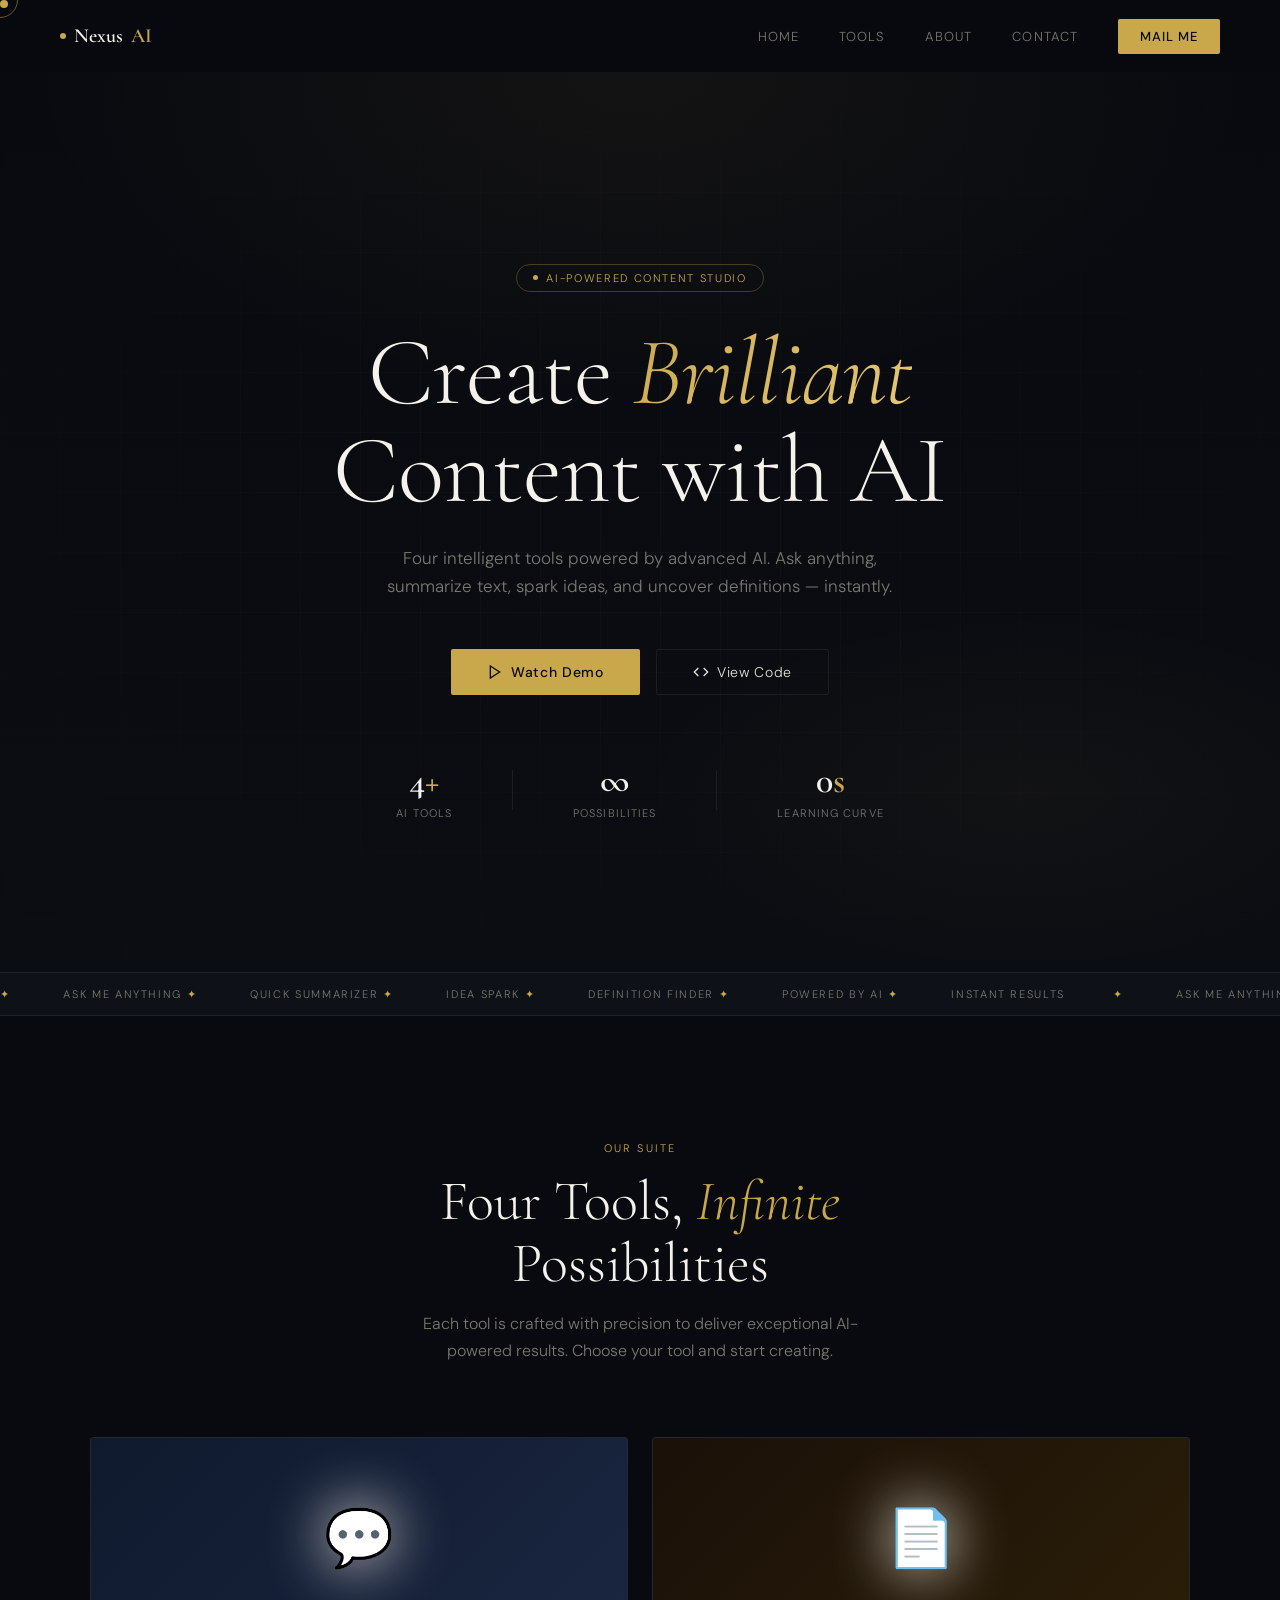
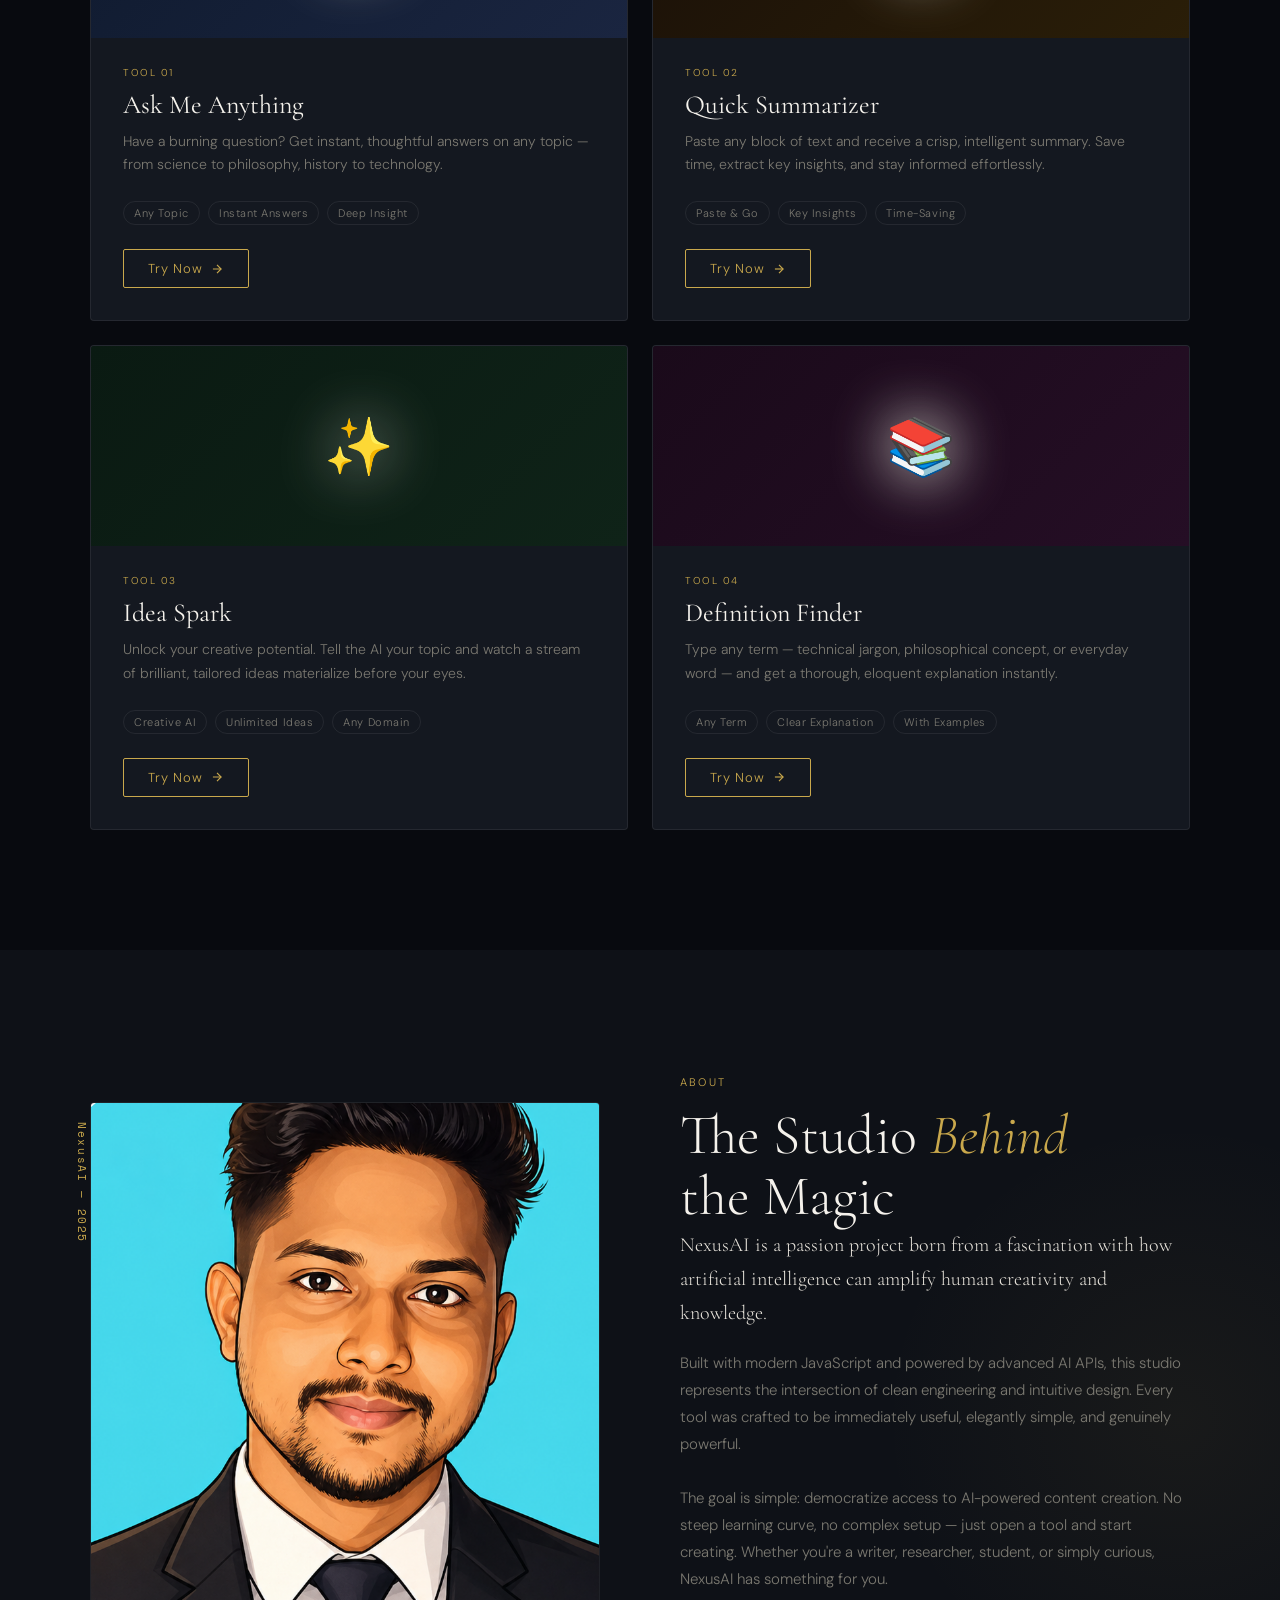
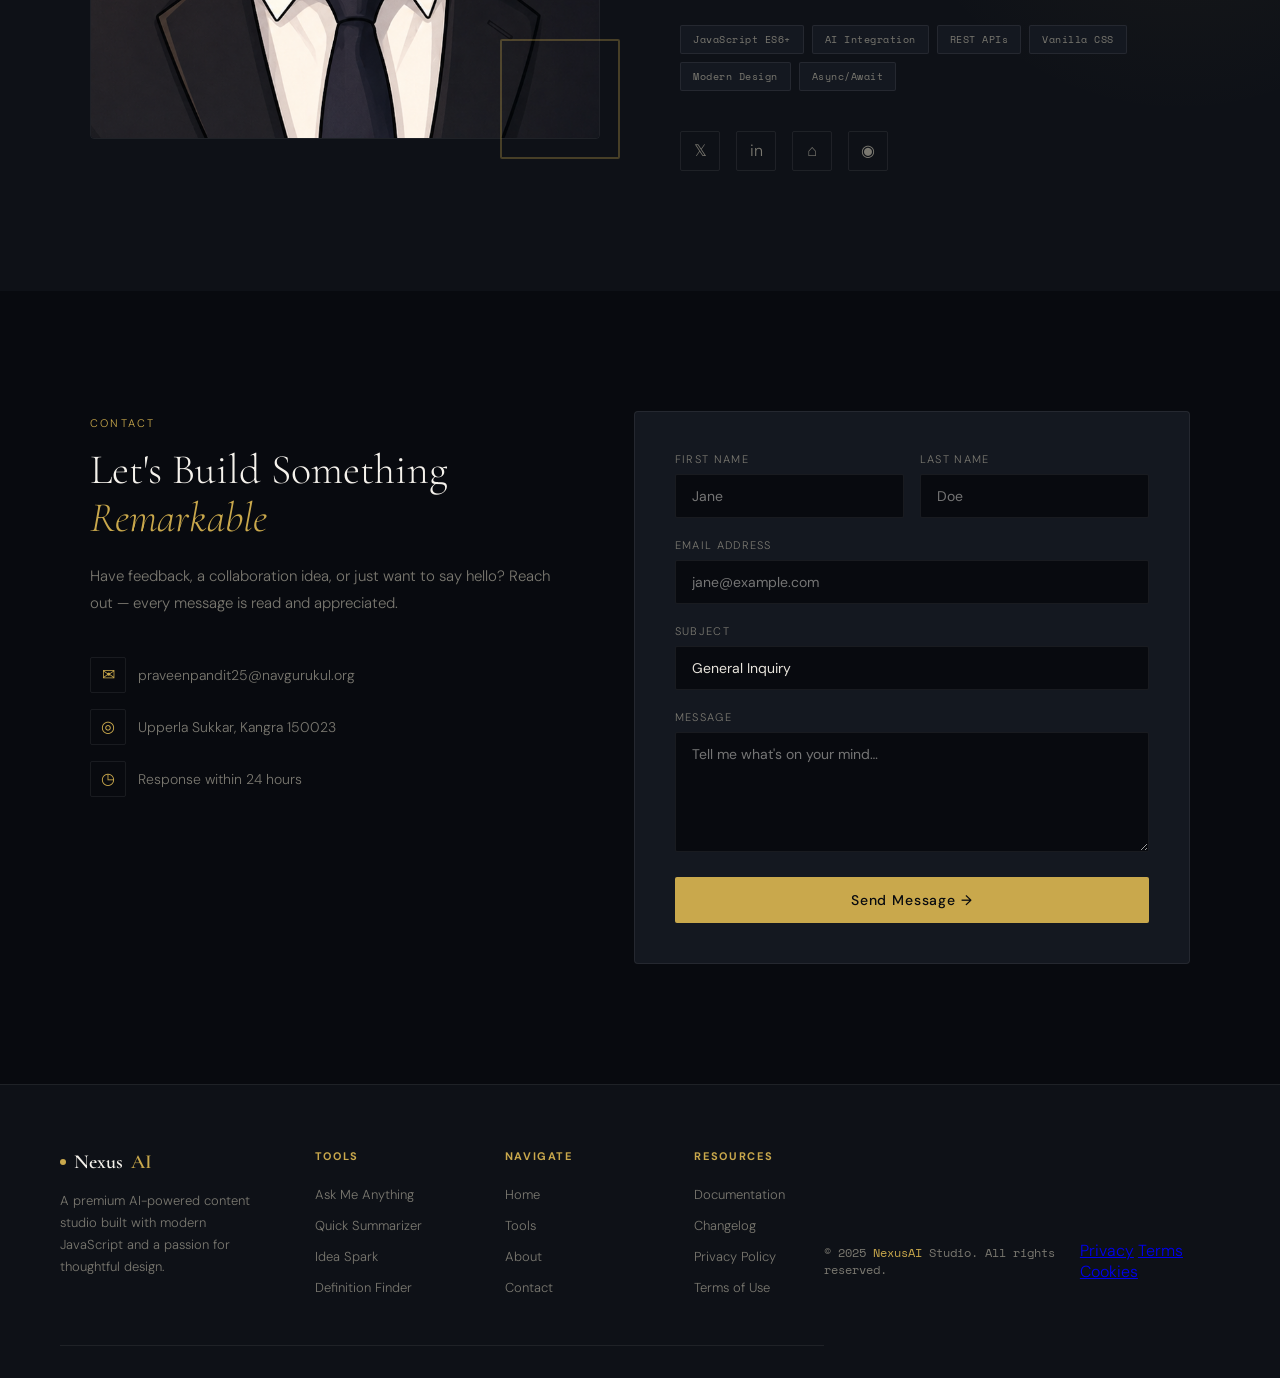
<file: index.html>
<!DOCTYPE html>
<html lang="en">
  <head>
    <meta charset="UTF-8" />
    <meta name="viewport" content="width=device-width, initial-scale=1.0" />
    <title>NexusAI — Intelligent Content Studio</title>
    <link rel="preconnect" href="https://fonts.googleapis.com" />
    <link rel="preconnect" href="https://fonts.gstatic.com" crossorigin />
    <link
      href="https://fonts.googleapis.com/css2?family=Cormorant+Garamond:ital,wght@0,300;0,400;0,600;1,300;1,400&family=DM+Sans:wght@300;400;500&family=Space+Mono:wght@400;700&display=swap"
      rel="stylesheet"
    />
    <link rel="stylesheet" href="styles/common.css" />
    <link rel="stylesheet" href="styles/index.css" />
  </head>
  <body>
    <div class="cursor" id="cursor"></div>
    <div class="cursor-ring" id="cursorRing"></div>

    <!-- NAV -->
    <nav id="navbar">
      <a href="#" class="nav-logo">
        <div class="logo-dot"></div>
        Nexus<span>AI</span>
      </a>
      <ul class="nav-links">
        <li><a href="#">Home</a></li>
        <li><a href="#tools">Tools</a></li>
        <li><a href="#about">About</a></li>
        <li><a href="#contact">Contact</a></li>
        <li><a href="mailto:praveenpandit25@navgurukul.org" class="nav-cta">Mail me</a></li>
      </ul>
    </nav>

    <!-- HERO -->
    <section class="hero">
      <div class="hero-bg"></div>
      <div class="hero-grid"></div>
      <div class="hero-content">
        <div class="hero-badge">
          <div class="badge-dot"></div>
          AI-Powered Content Studio
        </div>
        <h1 class="hero-title">
          Create <em>Brilliant</em><br />Content with AI
        </h1>
        <p class="hero-sub">
          Four intelligent tools powered by advanced AI. Ask anything, summarize text, spark ideas, and uncover definitions — instantly.
        </p>
        <div class="hero-actions">
          <a href="https://www.youtube.com/playlist?list=PL4EwhRxIN9XqLzbyf9IeXCtU3Ct0II6W5" target="_blank" class="btn-primary">
            <svg width="16" height="16" viewBox="0 0 24 24" fill="none" stroke="currentColor" stroke-width="2">
              <polygon points="5 3 19 12 5 21 5 3"></polygon>
            </svg>
           Watch Demo
          </a>
          <a href="https://github.com/praveenkr26/Phase-4" target="_blank" class="btn-secondary">
            <svg width="16" height="16" viewBox="0 0 24 24" fill="none" stroke="currentColor" stroke-width="2">
              <polyline points="16 18 22 12 16 6"></polyline>
              <polyline points="8 6 2 12 8 18"></polyline>
            </svg>
            View Code
          </a>
        </div>
        <div class="hero-stats">
          <div class="stat">
            <div class="stat-num">4<span>+</span></div>
            <div class="stat-label">AI Tools</div>
          </div>
          <div class="stat-divider"></div>
          <div class="stat">
            <div class="stat-num">∞</div>
            <div class="stat-label">Possibilities</div>
          </div>
          <div class="stat-divider"></div>
          <div class="stat">
            <div class="stat-num">0<span>s</span></div>
            <div class="stat-label">Learning Curve</div>
          </div>
        </div>
      </div>
    </section>

    <!-- MARQUEE -->
    <div class="marquee-wrap">
      <div class="marquee-track">
        <span><em>✦</em> Ask Me Anything <em>✦</em> Quick Summarizer <em>✦</em> Idea Spark <em>✦</em> Definition Finder <em>✦</em> Powered by AI <em>✦</em> Instant Results</span>
        <span><em>✦</em> Ask Me Anything <em>✦</em> Quick Summarizer <em>✦</em> Idea Spark <em>✦</em> Definition Finder <em>✦</em> Powered by AI <em>✦</em> Instant Results</span>
      </div>
    </div>

    <!-- TOOLS -->
    <section class="section" id="tools">
      <div class="section-header">
        <div class="section-eyebrow reveal">Our Suite</div>
        <h2 class="section-title reveal reveal-delay-1">
          Four Tools, <em>Infinite</em><br />Possibilities
        </h2>
        <p class="section-desc reveal reveal-delay-2">
          Each tool is crafted with precision to deliver exceptional AI-powered results. Choose your tool and start creating.
        </p>
      </div>

      <div class="tools-grid">
        <!-- Ask Me Anything -->
        <div class="tool-card">
          <div class="card-img-overlay">
            <div class="card-img-placeholder ai1">
              <span class="card-icon">💬</span>
            </div>
          </div>
          <div class="card-body">
            <div class="card-tag">Tool 01</div>
            <h3 class="card-title">Ask Me Anything</h3>
            <p class="card-desc">Have a burning question? Get instant, thoughtful answers on any topic — from science to philosophy, history to technology.</p>
            <div class="card-features">
              <span class="feature-pill">Any Topic</span>
              <span class="feature-pill">Instant Answers</span>
              <span class="feature-pill">Deep Insight</span>
            </div>
            <a href="pages/ask.html" class="btn-try">
              Try Now
              <svg width="14" height="14" viewBox="0 0 24 24" fill="none" stroke="currentColor" stroke-width="2">
                <line x1="5" y1="12" x2="19" y2="12"></line>
                <polyline points="12 5 19 12 12 19"></polyline>
              </svg>
            </a>
          </div>
        </div>

        <!-- Quick Summarizer -->
        <div class="tool-card">
          <div class="card-img-overlay">
            <div class="card-img-placeholder ai2">
              <span class="card-icon">📄</span>
            </div>
          </div>
          <div class="card-body">
            <div class="card-tag">Tool 02</div>
            <h3 class="card-title">Quick Summarizer</h3>
            <p class="card-desc">Paste any block of text and receive a crisp, intelligent summary. Save time, extract key insights, and stay informed effortlessly.</p>
            <div class="card-features">
              <span class="feature-pill">Paste & Go</span>
              <span class="feature-pill">Key Insights</span>
              <span class="feature-pill">Time-Saving</span>
            </div>
            <a href="pages/summarizer.html" class="btn-try">
              Try Now
              <svg width="14" height="14" viewBox="0 0 24 24" fill="none" stroke="currentColor" stroke-width="2">
                <line x1="5" y1="12" x2="19" y2="12"></line>
                <polyline points="12 5 19 12 12 19"></polyline>
              </svg>
            </a>
          </div>
        </div>

        <!-- Idea Spark -->
        <div class="tool-card">
          <div class="card-img-overlay">
            <div class="card-img-placeholder ai3">
              <span class="card-icon">✨</span>
            </div>
          </div>
          <div class="card-body">
            <div class="card-tag">Tool 03</div>
            <h3 class="card-title">Idea Spark</h3>
            <p class="card-desc">Unlock your creative potential. Tell the AI your topic and watch a stream of brilliant, tailored ideas materialize before your eyes.</p>
            <div class="card-features">
              <span class="feature-pill">Creative AI</span>
              <span class="feature-pill">Unlimited Ideas</span>
              <span class="feature-pill">Any Domain</span>
            </div>
            <a href="pages/idea-spark.html" class="btn-try">
              Try Now
              <svg width="14" height="14" viewBox="0 0 24 24" fill="none" stroke="currentColor" stroke-width="2">
                <line x1="5" y1="12" x2="19" y2="12"></line>
                <polyline points="12 5 19 12 12 19"></polyline>
              </svg>
            </a>
          </div>
        </div>

        <!-- Definition Finder -->
        <div class="tool-card">
          <div class="card-img-overlay">
            <div class="card-img-placeholder ai4">
              <span class="card-icon">📚</span>
            </div>
          </div>
          <div class="card-body">
            <div class="card-tag">Tool 04</div>
            <h3 class="card-title">Definition Finder</h3>
            <p class="card-desc">Type any term — technical jargon, philosophical concept, or everyday word — and get a thorough, eloquent explanation instantly.</p>
            <div class="card-features">
              <span class="feature-pill">Any Term</span>
              <span class="feature-pill">Clear Explanation</span>
              <span class="feature-pill">With Examples</span>
            </div>
            <a href="pages/definition.html" class="btn-try">
              Try Now
              <svg width="14" height="14" viewBox="0 0 24 24" fill="none" stroke="currentColor" stroke-width="2">
                <line x1="5" y1="12" x2="19" y2="12"></line>
                <polyline points="12 5 19 12 12 19"></polyline>
              </svg>
            </a>
          </div>
        </div>
      </div>
    </section>

    <!-- ABOUT -->
    <section class="about-section" id="about">
      <div class="about-grid">
        <div class="about-img-wrap reveal">
          <div class="about-img-frame">
            <div class="about-img-placeholder">
                            <img src="/myPic.png" alt="Developer Portrait" />
            </div>
          </div>
          <div class="about-img-accent"></div>
          <div class="about-img-number">NexusAI — 2025</div>
        </div>
        <div class="about-text">
          <div class="section-eyebrow reveal">About</div>
          <h2 class="section-title reveal reveal-delay-1" style="text-align: left">
            The Studio <em>Behind</em><br />the Magic
          </h2>
          <p class="about-bio reveal reveal-delay-2">
            NexusAI is a passion project born from a fascination with how artificial intelligence can amplify human creativity and knowledge.
          </p>
          <p class="about-body reveal reveal-delay-3">
            Built with modern JavaScript and powered by advanced AI APIs, this studio represents the intersection of clean engineering and intuitive design. Every tool was
            crafted to be immediately useful, elegantly simple, and genuinely powerful.
            <br /><br />
            The goal is simple: democratize access to AI-powered content creation. No steep learning curve, no complex setup — just open a tool and start creating. Whether
            you're a writer, researcher, student, or simply curious, NexusAI has something for you.
          </p>
          <div class="about-tags reveal reveal-delay-3">
            <span class="about-tag">JavaScript ES6+</span>
            <span class="about-tag">AI Integration</span>
            <span class="about-tag">REST APIs</span>
            <span class="about-tag">Vanilla CSS</span>
            <span class="about-tag">Modern Design</span>
            <span class="about-tag">Async/Await</span>
          </div>
          <div class="about-socials reveal reveal-delay-4">
            <a href="#" class="social-link">𝕏</a>
            <a href="#" class="social-link">in</a>
            <a href="#" class="social-link">⌂</a>
            <a href="#" class="social-link">◉</a>
          </div>
        </div>
      </div>
    </section>

    <!-- CONTACT -->
    <section class="contact-section" id="contact">
      <div class="contact-grid">
        <div class="contact-info">
          <div class="section-eyebrow reveal">Contact</div>
          <h2 class="contact-tagline reveal reveal-delay-1">Let's Build Something <em>Remarkable</em></h2>
          <p class="contact-body reveal reveal-delay-2">
            Have feedback, a collaboration idea, or just want to say hello? Reach out — every message is read and appreciated.
          </p>
          <div class="contact-details reveal reveal-delay-3">
            <div class="contact-item">
              <div class="contact-item-icon">✉</div>
              <span>praveenpandit25@navgurukul.org</span>
            </div>
            <div class="contact-item">
              <div class="contact-item-icon">◎</div>
              <span>Upperla Sukkar, Kangra 150023</span>
            </div>
            <div class="contact-item">
              <div class="contact-item-icon">◷</div>
              <span>Response within 24 hours</span>
            </div>
          </div>
        </div>

        <div class="contact-form reveal reveal-delay-2">
          <div class="form-row">
            <div class="form-group">
              <label>First Name</label>
              <input type="text" placeholder="Jane" />
            </div>
            <div class="form-group">
              <label>Last Name</label>
              <input type="text" placeholder="Doe" />
            </div>
          </div>
          <div class="form-group">
            <label>Email Address</label>
            <input type="email" placeholder="jane@example.com" />
          </div>
          <div class="form-group">
            <label>Subject</label>
            <select>
              <option>General Inquiry</option>
              <option>Collaboration</option>
              <option>Feedback</option>
              <option>Bug Report</option>
            </select>
          </div>
          <div class="form-group">
            <label>Message</label>
            <textarea placeholder="Tell me what's on your mind…"></textarea>
          </div>
          <button class="form-submit" onclick="submitForm(this)">Send Message →</button>
          <div class="form-success" id="formSuccess">✦ Message sent — I'll be in touch soon.</div>
        </div>
      </div>
    </section>

    <!-- FOOTER -->
    <footer>
      <div class="footer-grid">
        <div class="footer-brand">
          <a href="#" class="nav-logo">
            <div class="logo-dot"></div>Nexus<span>AI</span>
          </a>
          <p>A premium AI-powered content studio built with modern JavaScript and a passion for thoughtful design.</p>
        </div>
        <div class="footer-col">
          <h4>Tools</h4>
          <ul>
            <li><a href="pages/ask.html">Ask Me Anything</a></li>
            <li><a href="pages/summarizer.html">Quick Summarizer</a></li>
            <li><a href="pages/idea-spark.html">Idea Spark</a></li>
            <li><a href="pages/definition.html">Definition Finder</a></li>
          </ul>
        </div>
        <div class="footer-col">
          <h4>Navigate</h4>
          <ul>
            <li><a href="#">Home</a></li>
            <li><a href="#tools">Tools</a></li>
            <li><a href="#about">About</a></li>
            <li><a href="#contact">Contact</a></li>
          </ul>
        </div>
        <div class="footer-col">
          <h4>Resources</h4>
          <ul>
            <li><a href="#">Documentation</a></li>
            <li><a href="#">Changelog</a></li>
            <li><a href="#">Privacy Policy</a></li>
            <li><a href="#">Terms of Use</a></li>
          </ul>
        </div>
      </div>
      <div class="footer-bottom">
        <div class="footer-copy">© 2025 <span>NexusAI</span> Studio. All rights reserved.</div>
        <div class="footer-legal">
          <a href="#">Privacy</a>
          <a href="#">Terms</a>
          <a href="#">Cookies</a>
        </div>
      </div>
    </footer>

    <script src="scripts/index.js"></script>
  </body>
</html>
</file>
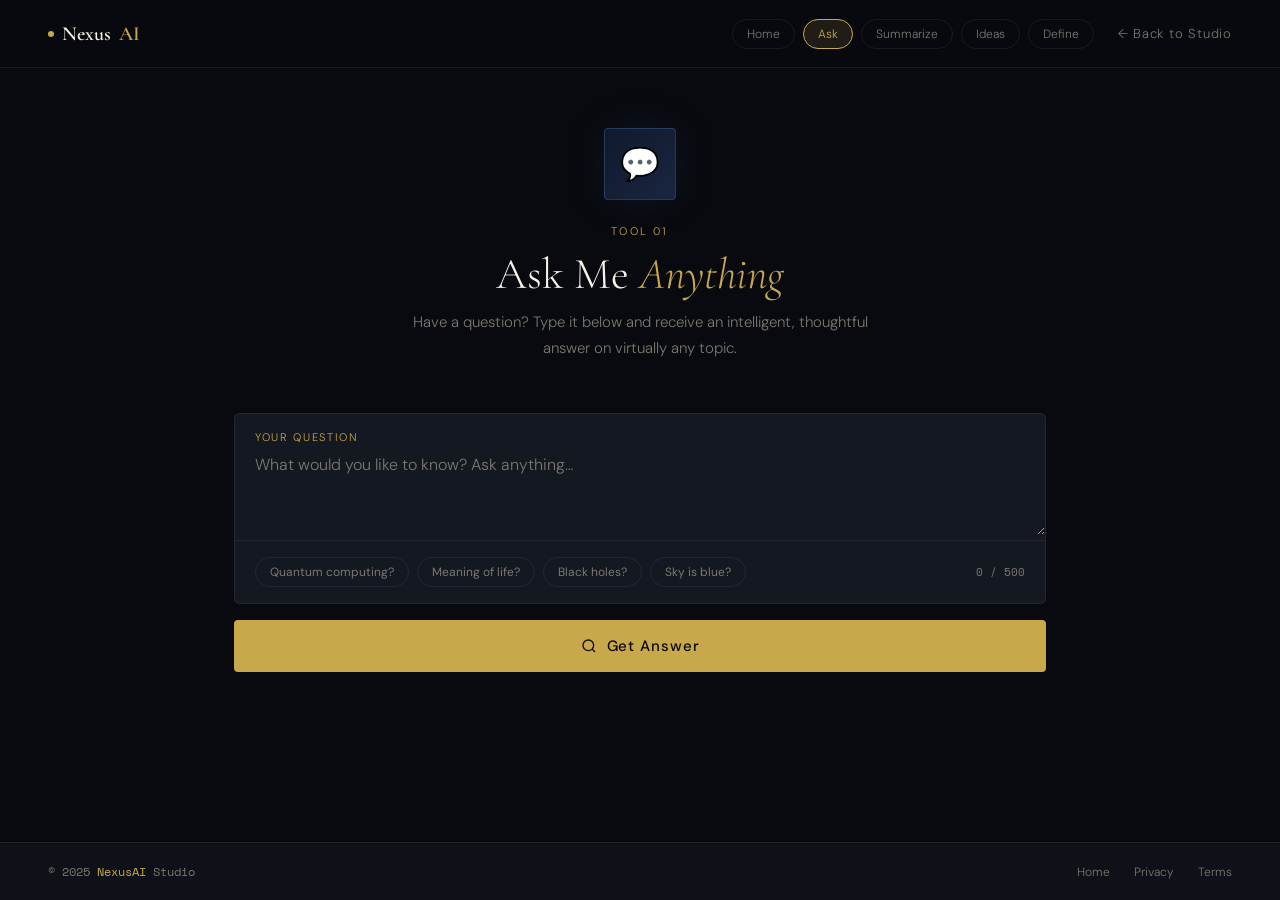
<file: pages/ask.html>
<!DOCTYPE html>
<html lang="en">
  <head>
    <meta charset="UTF-8" />
    <meta name="viewport" content="width=device-width, initial-scale=1.0" />
    <title>Ask Me Anything — NexusAI</title>
    <link rel="preconnect" href="https://fonts.googleapis.com" />
    <link rel="preconnect" href="https://fonts.gstatic.com" crossorigin />
    <link
      href="https://fonts.googleapis.com/css2?family=Cormorant+Garamond:ital,wght@0,300;0,400;0,600;1,300;1,400&family=DM+Sans:wght@300;400;500&family=Space+Mono:wght@400;700&display=swap"
      rel="stylesheet"
    />
    <link rel="stylesheet" href="../styles/common.css" />
    <link rel="stylesheet" href="../styles/ask.css" />
  </head>
  <body>
    <nav>
      <a href="../index.html" class="nav-logo">
        <div class="logo-dot"></div>Nexus<span>AI</span>
      </a>
      <div class="nav-right">
        <div class="nav-tools">
                     <a href="../index.html" class="tool-pill">Home</a>
          <a href="ask.html" class="tool-pill active">Ask</a>
          <a href="summarizer.html" class="tool-pill">Summarize</a>
          <a href="idea-spark.html" class="tool-pill">Ideas</a>
          <a href="definition.html" class="tool-pill">Define</a>
        </div>
        <a href="../index.html" class="nav-back">← Back to Studio</a>
      </div>
    </nav>

    <main>
      <div class="tool-hero">
        <div class="tool-icon-wrap">💬</div>
        <div class="tool-eyebrow">Tool 01</div>
        <h1 class="tool-title">Ask Me <em>Anything</em></h1>
        <p class="tool-desc">Have a question? Type it below and receive an intelligent, thoughtful answer on virtually any topic.</p>
      </div>

      <div class="input-container">
        <label class="input-label">Your Question</label>
        <textarea
          class="question-input"
          id="questionInput"
          placeholder="What would you like to know? Ask anything…"
          rows="3"
          oninput="updateCount()"
        ></textarea>
        <div class="input-footer">
          <div class="suggestions">
            <button class="suggest-btn" onclick="setSuggestion('How does quantum computing work?')">Quantum computing?</button>
            <button class="suggest-btn" onclick="setSuggestion('What is the meaning of life?')">Meaning of life?</button>
            <button class="suggest-btn" onclick="setSuggestion('Explain black holes simply')">Black holes?</button>
            <button class="suggest-btn" onclick="setSuggestion('Why is the sky blue?')">Sky is blue?</button>
          </div>
          <span class="char-count" id="charCount">0 / 500</span>
        </div>
      </div>

      <button class="ask-btn" id="askBtn" onclick="askQuestion()">
        <svg width="16" height="16" viewBox="0 0 24 24" fill="none" stroke="currentColor" stroke-width="2">
          <circle cx="11" cy="11" r="8"></circle>
          <line x1="21" y1="21" x2="16.65" y2="16.65"></line>
        </svg>
        Get Answer
      </button>

      <div class="response-area" id="responseArea"></div>

      <div class="history-section" id="historySection" style="display: none">
        <div class="history-title">Recent Questions</div>
        <div id="historyList"></div>
      </div>
    </main>

    <footer>
      <div class="footer-copy">© 2025 <span>NexusAI</span> Studio</div>
      <div class="footer-links">
        <a href="../index.html">Home</a>
        <a href="#" onclick="return false">Privacy</a>
        <a href="#" onclick="return false">Terms</a>
      </div>
    </footer>

    <script src="../scripts/ask.js"></script>
  </body>
</html>
</file>
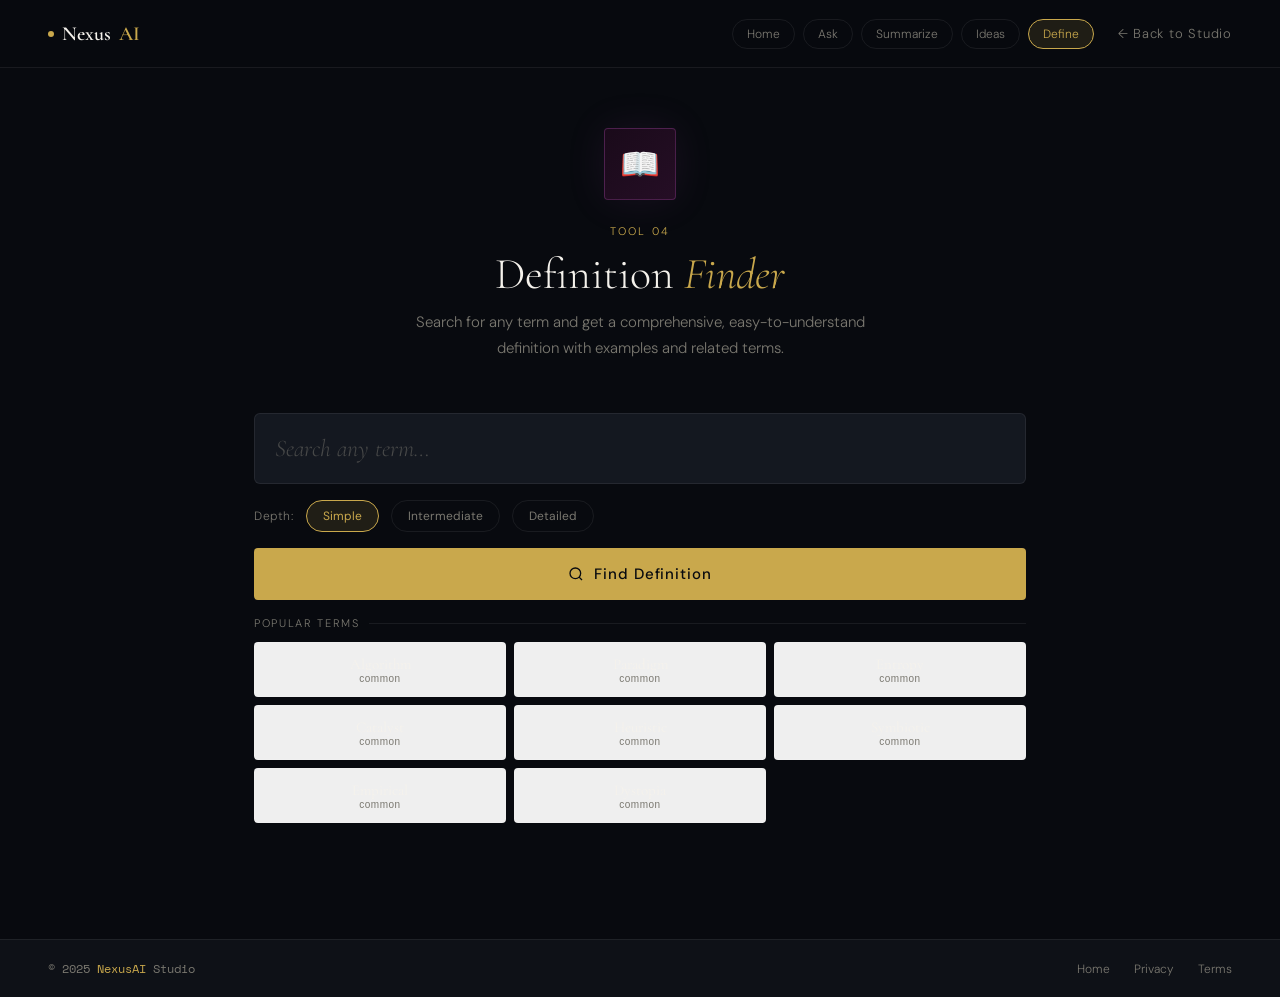
<file: pages/definition.html>
<!DOCTYPE html>
<html lang="en">
  <head>
    <meta charset="UTF-8" />
    <meta name="viewport" content="width=device-width, initial-scale=1.0" />
    <title>Definition Finder — NexusAI</title>
    <link rel="preconnect" href="https://fonts.googleapis.com" />
    <link rel="preconnect" href="https://fonts.gstatic.com" crossorigin />
    <link
      href="https://fonts.googleapis.com/css2?family=Cormorant+Garamond:ital,wght@0,300;0,400;0,600;1,300;1,400&family=DM+Sans:wght@300;400;500&family=Space+Mono:wght@400;700&display=swap"
      rel="stylesheet"
    />
    <link rel="stylesheet" href="../styles/common.css" />
    <link rel="stylesheet" href="../styles/definition.css" />
  </head>
  <body>
    <nav>
      <a href="../index.html" class="nav-logo">
        <div class="logo-dot"></div>Nexus<span>AI</span>
      </a>
      <div class="nav-right">
        <div class="nav-tools">
                     <a href="../index.html" class="tool-pill">Home</a>
          <a href="ask.html" class="tool-pill">Ask</a>
          <a href="summarizer.html" class="tool-pill">Summarize</a>
          <a href="idea-spark.html" class="tool-pill">Ideas</a>
          <a href="definition.html" class="tool-pill active">Define</a>
        </div>
        <a href="../index.html" class="nav-back">← Back to Studio</a>
      </div>
    </nav>

    <main>
      <div class="tool-hero">
        <div class="tool-icon-wrap">📖</div>
        <div class="tool-eyebrow">Tool 04</div>
        <h1 class="tool-title">Definition <em>Finder</em></h1>
        <p class="tool-desc">Search for any term and get a comprehensive, easy-to-understand definition with examples and related terms.</p>
      </div>

      <!-- SEARCH -->
      <div class="search-wrap">
        <input type="text" class="search-input" id="termInput" placeholder="Search any term…" />
      </div>

      <!-- DEPTH -->
      <div class="depth-row">
        <span class="depth-label">Depth:</span>
        <button class="depth-btn selected" data-depth="simple" onclick="selectDepth(this)">Simple</button>
        <button class="depth-btn" data-depth="intermediate" onclick="selectDepth(this)">Intermediate</button>
        <button class="depth-btn" data-depth="detailed" onclick="selectDepth(this)">Detailed</button>
      </div>

      <button class="define-btn" id="defineBtn" onclick="define()">
        <svg width="16" height="16" viewBox="0 0 24 24" fill="none" stroke="currentColor" stroke-width="2">
          <circle cx="11" cy="11" r="8"></circle>
          <line x1="21" y1="21" x2="16.65" y2="16.65"></line>
        </svg>
        Find Definition
      </button>

      <!-- POPULAR -->
      <div class="popular-section">
        <div class="popular-label">Popular Terms</div>
        <div class="popular-grid" id="popularGrid"></div>
      </div>

      <div id="resultArea"></div>
      <div id="historyArea"></div>
    </main>

    <footer>
      <div class="footer-copy">© 2025 <span>NexusAI</span> Studio</div>
      <div class="footer-links">
        <a href="../index.html">Home</a>
        <a href="#">Privacy</a>
        <a href="#">Terms</a>
      </div>
    </footer>

    <script src="../scripts/definition.js"></script>
  </body>
</html>
</file>
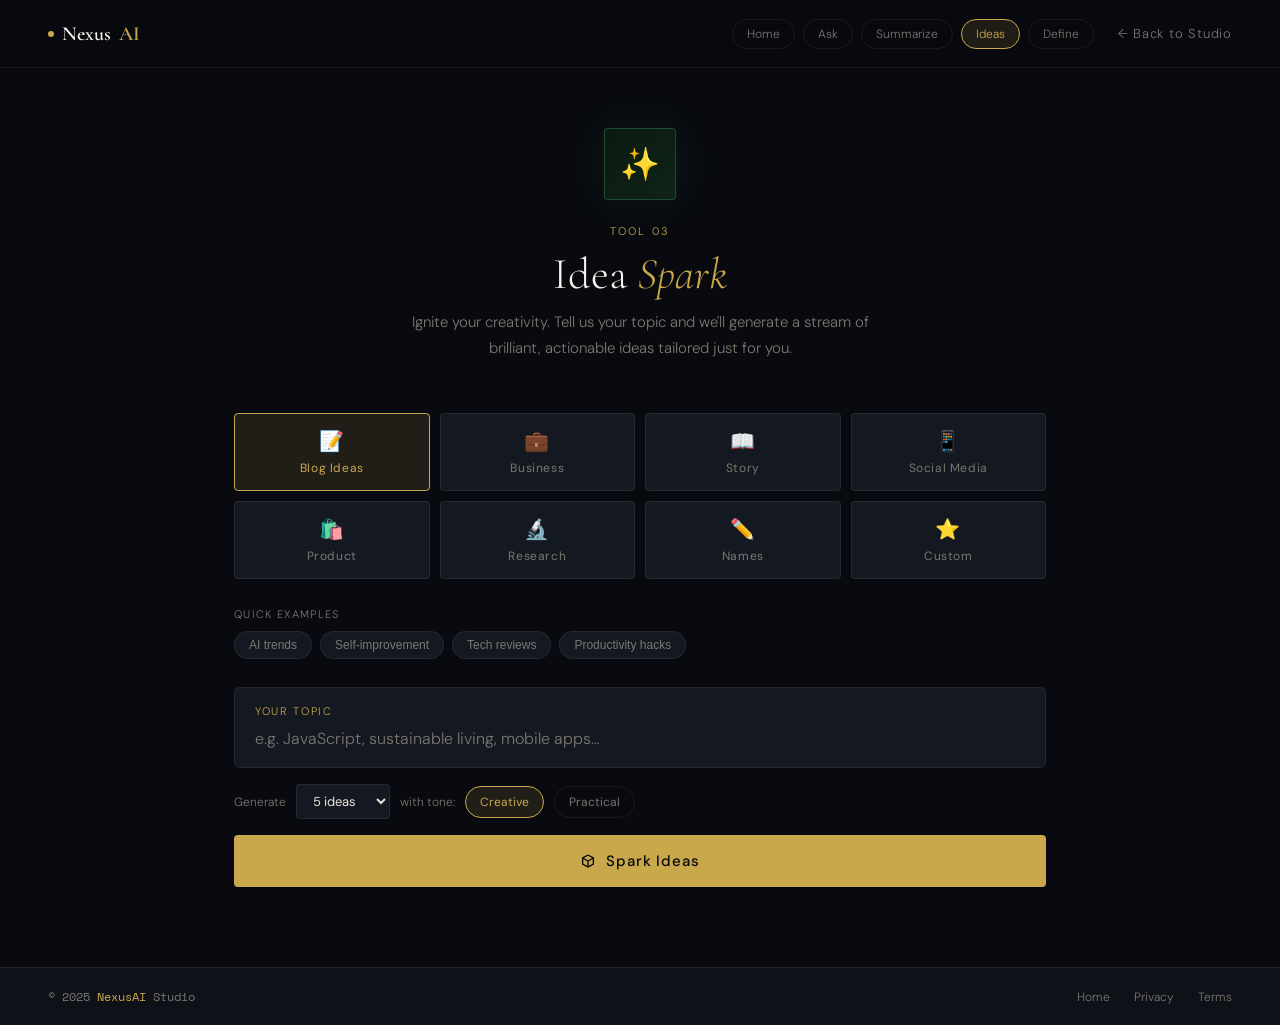
<file: pages/idea-spark.html>
<!DOCTYPE html>
<html lang="en">
  <head>
    <meta charset="UTF-8" />
    <meta name="viewport" content="width=device-width, initial-scale=1.0" />
    <title>Idea Spark — NexusAI</title>
    <link rel="preconnect" href="https://fonts.googleapis.com" />
    <link rel="preconnect" href="https://fonts.gstatic.com" crossorigin />
    <link
      href="https://fonts.googleapis.com/css2?family=Cormorant+Garamond:ital,wght@0,300;0,400;0,600;1,300;1,400&family=DM+Sans:wght@300;400;500&family=Space+Mono:wght@400;700&display=swap"
      rel="stylesheet"
    />
    <link rel="stylesheet" href="../styles/common.css" />
    <link rel="stylesheet" href="../styles/idea-spark.css" />
  </head>
  <body>
    <nav>
      <a href="../index.html" class="nav-logo">
        <div class="logo-dot"></div>Nexus<span>AI</span>
      </a>
      <div class="nav-right">
        <div class="nav-tools">
                     <a href="../index.html" class="tool-pill">Home</a>
          <a href="ask.html" class="tool-pill">Ask</a>
          <a href="summarizer.html" class="tool-pill">Summarize</a>
          <a href="idea-spark.html" class="tool-pill active">Ideas</a>
          <a href="definition.html" class="tool-pill">Define</a>
        </div>
        <a href="../index.html" class="nav-back">← Back to Studio</a>
      </div>
    </nav>

    <main>
      <div class="tool-hero">
        <div class="tool-icon-wrap">✨</div>
        <div class="tool-eyebrow">Tool 03</div>
        <h1 class="tool-title">Idea <em>Spark</em></h1>
        <p class="tool-desc">Ignite your creativity. Tell us your topic and we'll generate a stream of brilliant, actionable ideas tailored just for you.</p>
      </div>

      <!-- CATEGORIES -->
      <div class="category-grid">
        <button class="cat-btn selected" data-cat="blog" onclick="selectCat(this)">
          <div class="cat-icon">📝</div>
          Blog Ideas
        </button>
        <button class="cat-btn" data-cat="business" onclick="selectCat(this)">
          <div class="cat-icon">💼</div>
          Business
        </button>
        <button class="cat-btn" data-cat="story" onclick="selectCat(this)">
          <div class="cat-icon">📖</div>
          Story
        </button>
        <button class="cat-btn" data-cat="social" onclick="selectCat(this)">
          <div class="cat-icon">📱</div>
          Social Media
        </button>
        <button class="cat-btn" data-cat="product" onclick="selectCat(this)">
          <div class="cat-icon">🛍️</div>
          Product
        </button>
        <button class="cat-btn" data-cat="research" onclick="selectCat(this)">
          <div class="cat-icon">🔬</div>
          Research
        </button>
        <button class="cat-btn" data-cat="names" onclick="selectCat(this)">
          <div class="cat-icon">✏️</div>
          Names
        </button>
        <button class="cat-btn" data-cat="custom" onclick="selectCat(this)">
          <div class="cat-icon">⭐</div>
          Custom
        </button>
      </div>

      <!-- EXAMPLES -->
      <div class="examples-section">
        <div class="examples-label">Quick Examples</div>
        <div class="examples-list" id="examplesList"></div>
      </div>

      <!-- INPUT -->
      <div class="input-block">
        <label class="input-label">Your Topic</label>
        <input
          type="text"
          class="topic-input"
          id="topicInput"
          placeholder="e.g. JavaScript, sustainable living, mobile apps…"
        />
      </div>

      <div class="options-row">
        <span class="count-label">Generate</span>
        <select class="count-select" id="countSelect">
          <option value="3">3 ideas</option>
          <option value="5" selected>5 ideas</option>
          <option value="7">7 ideas</option>
          <option value="10">10 ideas</option>
        </select>
        <span class="count-label">with tone:</span>
        <button class="tone-btn selected" data-tone="creative" onclick="selectTone(this)">Creative</button>
        <button class="tone-btn" data-tone="practical" onclick="selectTone(this)">Practical</button>
      </div>

      <button class="spark-btn" id="sparkBtn" onclick="generateIdeas()">
        <svg width="16" height="16" viewBox="0 0 24 24" fill="none" stroke="currentColor" stroke-width="2">
          <polyline points="12 3 20 7.5 20 16.5 12 21 4 16.5 4 7.5 12 3"></polyline>
          <line x1="12" y1="12" x2="20" y2="7.5"></line>
          <line x1="12" y1="12" x2="12" y2="21"></line>
          <line x1="12" y1="12" x2="4" y2="7.5"></line>
        </svg>
        Spark Ideas
      </button>

      <div id="ideasOutput"></div>
    </main>

    <footer>
      <div class="footer-copy">© 2025 <span>NexusAI</span> Studio</div>
      <div class="footer-links">
        <a href="../index.html">Home</a>
        <a href="#">Privacy</a>
        <a href="#">Terms</a>
      </div>
    </footer>

    <script src="../scripts/idea-spark.js"></script>
  </body>
</html>
</file>
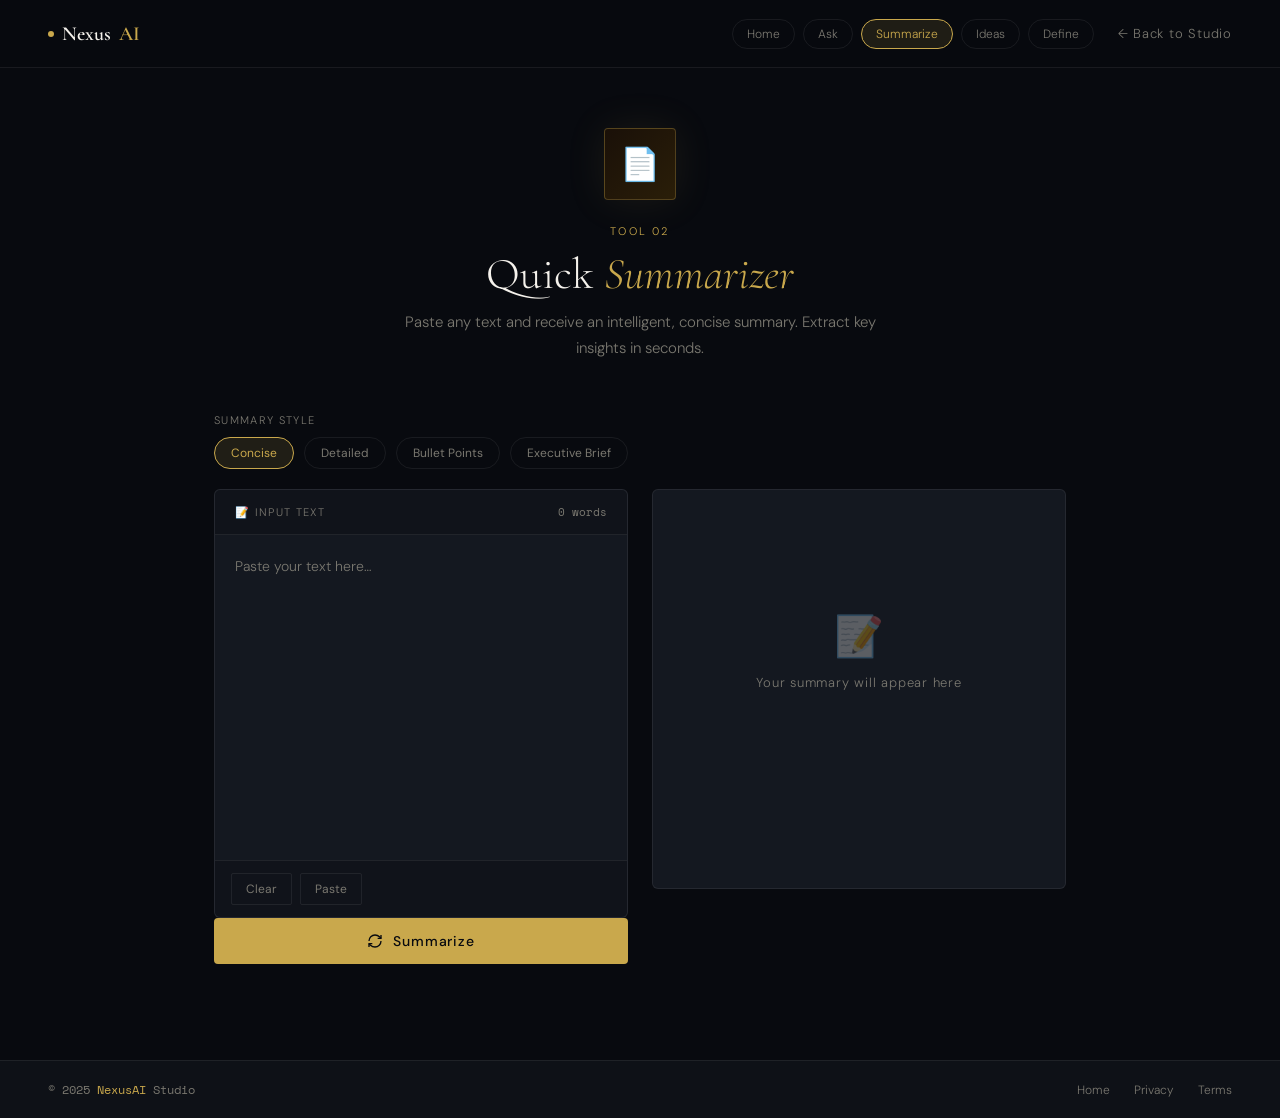
<file: pages/summarizer.html>
<!DOCTYPE html>
<html lang="en">
  <head>
    <meta charset="UTF-8" />
    <meta name="viewport" content="width=device-width, initial-scale=1.0" />
    <title>Quick Summarizer — NexusAI</title>
    <link rel="preconnect" href="https://fonts.googleapis.com" />
    <link rel="preconnect" href="https://fonts.gstatic.com" crossorigin />
    <link
      href="https://fonts.googleapis.com/css2?family=Cormorant+Garamond:ital,wght@0,300;0,400;0,600;1,300;1,400&family=DM+Sans:wght@300;400;500&family=Space+Mono:wght@400;700&display=swap"
      rel="stylesheet"
    />
    <link rel="stylesheet" href="../styles/common.css" />
    <link rel="stylesheet" href="../styles/summarizer.css" />
  </head>
  <body>
    <nav>
      <a href="../index.html" class="nav-logo">
        <div class="logo-dot"></div>Nexus<span>AI</span>
      </a>
      <div class="nav-right">
        <div class="nav-tools">
           <a href="../index.html" class="tool-pill">Home</a>
          <a href="ask.html" class="tool-pill">Ask</a>
          <a href="summarizer.html" class="tool-pill active">Summarize</a>
          <a href="idea-spark.html" class="tool-pill">Ideas</a>
          <a href="definition.html" class="tool-pill">Define</a>
        </div>
        <a href="../index.html" class="nav-back">← Back to Studio</a>
      </div>
    </nav>

    <main>
      <div class="tool-hero">
        <div class="tool-icon-wrap">📄</div>
        <div class="tool-eyebrow">Tool 02</div>
        <h1 class="tool-title">Quick <em>Summarizer</em></h1>
        <p class="tool-desc">Paste any text and receive an intelligent, concise summary. Extract key insights in seconds.</p>
      </div>

      <div style="margin-bottom: 16px">
        <div style="font-size: 11px; letter-spacing: 0.12em; text-transform: uppercase; color: var(--muted); margin-bottom: 10px">
          Summary Style
        </div>
        <div class="options-row">
          <button class="option-btn selected" data-mode="concise" onclick="selectMode(this)">Concise</button>
          <button class="option-btn" data-mode="detailed" onclick="selectMode(this)">Detailed</button>
          <button class="option-btn" data-mode="bullets" onclick="selectMode(this)">Bullet Points</button>
          <button class="option-btn" data-mode="executive" onclick="selectMode(this)">Executive Brief</button>
        </div>
      </div>

      <div class="two-col">
        <!-- INPUT -->
        <div>
          <div class="panel">
            <div class="panel-header">
              <div class="panel-label">📝 Input Text</div>
              <div class="panel-count" id="wordCount">0 words</div>
            </div>
            <textarea class="paste-area" id="textInput" placeholder="Paste your text here…"></textarea>
            <div class="panel-footer">
              <button class="clear-btn" onclick="clearInput()">Clear</button>
              <button class="paste-btn" onclick="pasteFromClipboard()">Paste</button>
            </div>
          </div>

          <button class="summarize-btn" id="sumBtn" onclick="summarize()">
            <svg width="16" height="16" viewBox="0 0 24 24" fill="none" stroke="currentColor" stroke-width="2">
              <path d="M3 12a9 9 0 0 1 9-9 9.75 9.75 0 0 1 6.74 2.74L21 8"></path>
              <path d="M21 3v5h-5"></path>
              <path d="M21 12a9 9 0 0 1-9 9 9.75 9.75 0 0 1-6.74-2.74L3 16"></path>
              <path d="M3 21v-5h5"></path>
            </svg>
            Summarize
          </button>
        </div>

        <!-- OUTPUT -->
        <div class="output-panel" id="outputPanel">
          <div class="output-empty" id="outputContent">
            <div class="output-empty-icon">📝</div>
            <div class="output-empty-text">Your summary will appear here</div>
          </div>
          <button
            class="copy-btn"
            id="copyBtn"
            onclick="copySummary()"
            style="display: none; position: absolute; right: 20px; top: 20px"
          >
            <svg width="12" height="12" viewBox="0 0 24 24" fill="none" stroke="currentColor" stroke-width="2">
              <rect x="9" y="9" width="13" height="13" rx="2"></rect>
              <path d="M5 15H4a2 2 0 0 1-2-2V4a2 2 0 0 1 2-2h9a2 2 0 0 1 2 2v1"></path>
            </svg>
            Copy
          </button>
        </div>
      </div>
    </main>

    <footer>
      <div class="footer-copy">© 2025 <span>NexusAI</span> Studio</div>
      <div class="footer-links">
        <a href="../index.html">Home</a>
        <a href="#">Privacy</a>
        <a href="#">Terms</a>
      </div>
    </footer>

    <script src="../scripts/summarizer.js"></script>
  </body>
</html>
</file>
<file: styles/common.css>
/* ========== GLOBAL STYLES ========== */

*, *::before, *::after {
  box-sizing: border-box;
  margin: 0;
  padding: 0;
}

:root {
  --black: #080a0f;
  --surface: #0e1117;
  --card: #141820;
  --border: rgba(255, 255, 255, 0.07);
  --gold: #c9a84c;
  --gold-light: #e8c97a;
  --gold-dim: rgba(201, 168, 76, 0.12);
  --text: #e8e4dc;
  --muted: #7a7870;
  --white: #f5f2ec;
}

html {
  scroll-behavior: smooth;
}

body {
  background: var(--black);
  color: var(--text);
  font-family: 'DM Sans', sans-serif;
  font-weight: 300;
  min-height: 100vh;
  display: flex;
  flex-direction: column;
}

/* ========== NAVIGATION ========== */
nav {
  background: rgba(8, 10, 15, 0.95);
  backdrop-filter: blur(20px);
  border-bottom: 1px solid var(--border);
  display: flex;
  align-items: center;
  justify-content: space-between;
  padding: 0 48px;
  height: 68px;
  position: sticky;
  top: 0;
  z-index: 100;
}

.nav-logo {
  font-family: 'Cormorant Garamond', serif;
  font-size: 20px;
  font-weight: 600;
  color: var(--white);
  text-decoration: none;
  display: flex;
  align-items: center;
  gap: 8px;
}

.nav-logo span {
  color: var(--gold);
}

.logo-dot {
  width: 6px;
  height: 6px;
  border-radius: 50%;
  background: var(--gold);
  animation: pulse 2s infinite;
}

@keyframes pulse {
  0%, 100% {
    opacity: 1;
  }
  50% {
    opacity: 0.4;
  }
}

.nav-right {
  display: flex;
  align-items: center;
  gap: 24px;
}

.nav-back {
  color: var(--muted);
  text-decoration: none;
  font-size: 13px;
  letter-spacing: 0.06em;
  transition: color 0.3s;
}

.nav-back:hover {
  color: var(--gold);
}

.nav-tools {
  display: flex;
  gap: 8px;
}

.tool-pill {
  padding: 6px 14px;
  border-radius: 100px;
  font-size: 12px;
  border: 1px solid var(--border);
  color: var(--muted);
  text-decoration: none;
  transition: all 0.3s;
  cursor: pointer;
  background: transparent;
}

.tool-pill:hover,
.tool-pill.active {
  border-color: var(--gold);
  color: var(--gold);
  background: var(--gold-dim);
}

/* ========== BUTTONS ========== */
.btn-primary {
  background: var(--gold);
  color: var(--black);
  padding: 14px 36px;
  border: none;
  cursor: pointer;
  font-family: 'DM Sans', sans-serif;
  font-size: 14px;
  font-weight: 500;
  letter-spacing: 0.05em;
  border-radius: 2px;
  text-decoration: none;
  display: inline-flex;
  align-items: center;
  gap: 8px;
  transition: background 0.3s, transform 0.2s;
}

.btn-primary:hover {
  background: var(--gold-light);
  transform: translateY(-1px);
}

.btn-secondary {
  background: transparent;
  color: var(--text);
  padding: 13px 36px;
  border: 1px solid var(--border);
  cursor: pointer;
  font-family: 'DM Sans', sans-serif;
  font-size: 14px;
  letter-spacing: 0.05em;
  border-radius: 2px;
  text-decoration: none;
  display: inline-flex;
  align-items: center;
  gap: 8px;
  transition: border-color 0.3s, color 0.3s, transform 0.2s;
}

.btn-secondary:hover {
  border-color: var(--gold);
  color: var(--gold);
  transform: translateY(-1px);
}

/* ========== FOOTER ========== */
footer {
  background: var(--surface);
  border-top: 1px solid var(--border);
  padding: 20px 48px;
  display: flex;
  align-items: center;
  justify-content: space-between;
  margin-top: auto;
}

.footer-copy {
  font-size: 12px;
  color: var(--muted);
  font-family: 'Space Mono', monospace;
}

.footer-copy span {
  color: var(--gold);
}

.footer-links {
  display: flex;
  gap: 24px;
}

.footer-links a {
  font-size: 12px;
  color: var(--muted);
  text-decoration: none;
  transition: color 0.3s;
}

.footer-links a:hover {
  color: var(--text);
}

/* ========== RESPONSIVE ========== */
@media (max-width: 700px) {
  nav {
    padding: 0 20px;
  }

  .nav-tools {
    display: none;
  }

  footer {
    flex-direction: column;
    gap: 16px;
    text-align: center;
  }

  .footer-links {
    justify-content: center;
  }
}
</file>
<file: styles/index.css>
/* ========== INDEX (HOMEPAGE) STYLES ========== */

html {
  scroll-behavior: smooth;
}

body {
  overflow-x: hidden;
}

/* ========== CUSTOM CURSOR ========== */
.cursor {
  width: 8px;
  height: 8px;
  background: var(--gold);
  border-radius: 50%;
  position: fixed;
  pointer-events: none;
  z-index: 9999;
  transition: transform 0.1s;
}

.cursor-ring {
  width: 36px;
  height: 36px;
  border: 1px solid rgba(201, 168, 76, 0.5);
  border-radius: 50%;
  position: fixed;
  pointer-events: none;
  z-index: 9998;
  transition: transform 0.18s ease, opacity 0.3s;
}

/* ========== NAVIGATION OVERRIDE FOR HOME ========== */
nav {
  position: fixed;
  top: 0;
  left: 0;
  right: 0;
  z-index: 100;
  display: flex;
  align-items: center;
  justify-content: space-between;
  padding: 0 60px;
  height: 72px;
  border-bottom: 1px solid transparent;
  transition: background 0.4s, border-color 0.4s;
}

nav.scrolled {
  background: rgba(8, 10, 15, 0.9);
  backdrop-filter: blur(20px);
  border-color: var(--border);
}

.nav-links {
  display: flex;
  align-items: center;
  gap: 40px;
  list-style: none;
}

.nav-links a {
  color: var(--muted);
  text-decoration: none;
  font-size: 13px;
  letter-spacing: 0.08em;
  text-transform: uppercase;
  transition: color 0.3s;
}

.nav-links a:hover {
  color: var(--gold);
}

.nav-cta {
  background: var(--gold);
  color: var(--black) !important;
  padding: 9px 22px;
  border-radius: 2px;
  font-weight: 500 !important;
  transition: background 0.3s !important;
}

.nav-cta:hover {
  background: var(--gold-light) !important;
  color: var(--black) !important;
}

/* ========== HERO SECTION ========== */
.hero {
  min-height: 100vh;
  display: flex;
  align-items: center;
  justify-content: center;
  position: relative;
  overflow: hidden;
  padding: 120px 60px 80px;
  margin-top: 72px;
}

.hero-bg {
  position: absolute;
  inset: 0;
  background: radial-gradient(ellipse 80% 60% at 50% 0%, rgba(201, 168, 76, 0.06) 0%, transparent 60%),
    radial-gradient(ellipse 60% 40% at 80% 80%, rgba(201, 168, 76, 0.04) 0%, transparent 50%),
    linear-gradient(180deg, #080a0f 0%, #0b0d12 100%);
}

.hero-grid {
  position: absolute;
  inset: 0;
  background-image: linear-gradient(rgba(201, 168, 76, 0.04) 1px, transparent 1px),
    linear-gradient(90deg, rgba(201, 168, 76, 0.04) 1px, transparent 1px);
  background-size: 60px 60px;
  mask-image: radial-gradient(ellipse 90% 80% at 50% 50%, black 0%, transparent 80%);
}

.hero-content {
  position: relative;
  z-index: 2;
  text-align: center;
  max-width: 900px;
}

.hero-badge {
  display: inline-flex;
  align-items: center;
  gap: 8px;
  border: 1px solid rgba(201, 168, 76, 0.3);
  padding: 6px 16px;
  border-radius: 100px;
  font-size: 11px;
  letter-spacing: 0.15em;
  text-transform: uppercase;
  color: var(--gold);
  margin-bottom: 32px;
  animation: fadeUp 0.8s ease both;
}

.badge-dot {
  width: 5px;
  height: 5px;
  background: var(--gold);
  border-radius: 50%;
  animation: pulse 1.5s infinite;
}

.hero-title {
  font-family: 'Cormorant Garamond', serif;
  font-size: clamp(52px, 8vw, 96px);
  font-weight: 300;
  line-height: 1.02;
  letter-spacing: -0.01em;
  color: var(--white);
  animation: fadeUp 0.8s 0.1s ease both;
}

.hero-title em {
  font-style: italic;
  color: var(--gold);
  background: linear-gradient(135deg, var(--gold), var(--gold-light));
  -webkit-background-clip: text;
  -webkit-text-fill-color: transparent;
}

.hero-sub {
  margin-top: 24px;
  font-size: 17px;
  line-height: 1.7;
  color: var(--muted);
  max-width: 520px;
  margin-left: auto;
  margin-right: auto;
  animation: fadeUp 0.8s 0.2s ease both;
}

.hero-actions {
  margin-top: 48px;
  display: flex;
  align-items: center;
  justify-content: center;
  gap: 16px;
  animation: fadeUp 0.8s 0.3s ease both;
}

.hero-stats {
  margin-top: 64px;
  display: flex;
  align-items: center;
  justify-content: center;
  gap: 60px;
  animation: fadeUp 0.8s 0.4s ease both;
}

.stat {
  text-align: center;
}

.stat-num {
  font-family: 'Cormorant Garamond', serif;
  font-size: 36px;
  font-weight: 600;
  color: var(--white);
}

.stat-num span {
  color: var(--gold);
}

.stat-label {
  font-size: 11px;
  letter-spacing: 0.1em;
  text-transform: uppercase;
  color: var(--muted);
  margin-top: 4px;
}

.stat-divider {
  width: 1px;
  height: 40px;
  background: var(--border);
}

@keyframes fadeUp {
  from {
    opacity: 0;
    transform: translateY(24px);
  }
  to {
    opacity: 1;
    transform: translateY(0);
  }
}

/* ========== MARQUEE ========== */
.marquee-wrap {
  overflow: hidden;
  border-top: 1px solid var(--border);
  border-bottom: 1px solid var(--border);
  padding: 14px 0;
  background: var(--surface);
}

.marquee-track {
  display: flex;
  gap: 48px;
  animation: marquee 25s linear infinite;
  width: max-content;
}

.marquee-track span {
  font-size: 11px;
  letter-spacing: 0.15em;
  text-transform: uppercase;
  color: var(--muted);
  white-space: nowrap;
}

.marquee-track span em {
  color: var(--gold);
  font-style: normal;
  margin-right: 48px;
}

@keyframes marquee {
  from {
    transform: translateX(0);
  }
  to {
    transform: translateX(-50%);
  }
}

/* ========== SECTION STYLES ========== */
.section {
  padding: 120px 60px;
}

.section-header {
  text-align: center;
  margin-bottom: 72px;
}

.section-eyebrow {
  display: inline-block;
  font-size: 11px;
  letter-spacing: 0.2em;
  text-transform: uppercase;
  color: var(--gold);
  margin-bottom: 16px;
}

.section-title {
  font-family: 'Cormorant Garamond', serif;
  font-size: clamp(36px, 5vw, 56px);
  font-weight: 300;
  color: var(--white);
  line-height: 1.1;
}

.section-title em {
  font-style: italic;
  color: var(--gold);
}

.section-desc {
  margin-top: 16px;
  font-size: 16px;
  color: var(--muted);
  max-width: 480px;
  margin-left: auto;
  margin-right: auto;
  line-height: 1.7;
}

/* ========== TOOLS GRID ========== */
.tools-grid {
  display: grid;
  grid-template-columns: repeat(2, 1fr);
  gap: 24px;
  max-width: 1100px;
  margin: 0 auto;
}

.tool-card {
  background: var(--card);
  border: 1px solid var(--border);
  border-radius: 4px;
  overflow: hidden;
  position: relative;
  transition: border-color 0.4s, transform 0.3s;
  cursor: default;
}

.tool-card::before {
  content: '';
  position: absolute;
  inset: 0;
  background: linear-gradient(135deg, rgba(201, 168, 76, 0.05) 0%, transparent 60%);
  opacity: 0;
  transition: opacity 0.4s;
  pointer-events: none;
}

.tool-card:hover {
  border-color: rgba(201, 168, 76, 0.3);
}

.tool-card:hover::before {
  opacity: 1;
}

.card-img-overlay {
  width: 100%;
  height: 200px;
  position: relative;
  overflow: hidden;
}

.card-img-placeholder {
  width: 100%;
  height: 100%;
  display: flex;
  align-items: center;
  justify-content: center;
  font-size: 64px;
  position: relative;
}

.ai1 {
  background: linear-gradient(135deg, #0f1a2e 0%, #1a2540 100%);
}
.ai2 {
  background: linear-gradient(135deg, #1a1008 0%, #2a1e08 100%);
}
.ai3 {
  background: linear-gradient(135deg, #0a1a12 0%, #0f2318 100%);
}
.ai4 {
  background: linear-gradient(135deg, #1a0a1a 0%, #250e25 100%);
}

.card-icon {
  font-size: 56px;
  position: relative;
  z-index: 1;
  filter: drop-shadow(0 0 30px currentColor);
}

.card-body {
  padding: 28px 32px 32px;
}

.card-tag {
  font-size: 10px;
  letter-spacing: 0.15em;
  text-transform: uppercase;
  color: var(--gold);
  margin-bottom: 10px;
}

.card-title {
  font-family: 'Cormorant Garamond', serif;
  font-size: 26px;
  font-weight: 400;
  color: var(--white);
  margin-bottom: 10px;
}

.card-desc {
  font-size: 14px;
  line-height: 1.7;
  color: var(--muted);
  margin-bottom: 24px;
}

.card-features {
  display: flex;
  gap: 8px;
  flex-wrap: wrap;
  margin-bottom: 24px;
}

.feature-pill {
  font-size: 11px;
  padding: 4px 10px;
  border: 1px solid var(--border);
  border-radius: 100px;
  color: var(--muted);
  letter-spacing: 0.05em;
}

.btn-try {
  display: inline-flex;
  align-items: center;
  gap: 8px;
  background: transparent;
  border: 1px solid var(--gold);
  color: var(--gold);
  padding: 10px 24px;
  font-family: 'DM Sans', sans-serif;
  font-size: 13px;
  letter-spacing: 0.06em;
  border-radius: 2px;
  cursor: pointer;
  text-decoration: none;
  transition: background 0.3s, color 0.3s;
  pointer-events: auto !important;
}

.btn-try:hover {
  background: var(--gold);
  color: var(--black);
}

/* ========== ABOUT SECTION ========== */
.about-section {
  padding: 120px 60px;
  background: var(--surface);
  position: relative;
  overflow: hidden;
}

.about-section::before {
  content: '';
  position: absolute;
  right: -200px;
  top: 50%;
  transform: translateY(-50%);
  width: 600px;
  height: 600px;
  border-radius: 50%;
  background: radial-gradient(circle, rgba(201, 168, 76, 0.06) 0%, transparent 70%);
}

.about-grid {
  max-width: 1100px;
  margin: 0 auto;
  display: grid;
  grid-template-columns: 1fr 1fr;
  gap: 80px;
  align-items: center;
}

.about-img-wrap {
  position: relative;
}

.about-img-frame {
  width: 100%;
  aspect-ratio: 4 / 5;
  border: 1px solid var(--border);
  border-radius: 4px;
  overflow: hidden;
  position: relative;
}

img{
  width: 300%;
  height: 130%;
  object-fit: cover;
}

.about-img-placeholder {
  width: 100%;
  height: 100%;
  background: linear-gradient(135deg, #141820 0%, #1e2430 100%);
  display: flex;
  align-items: center;
  justify-content: center;
  font-size: 80px;
  color: rgba(201, 168, 76, 0.3);
}

.about-img-accent {
  position: absolute;
  bottom: -20px;
  right: -20px;
  width: 120px;
  height: 120px;
  border: 2px solid var(--gold);
  border-radius: 2px;
  opacity: 0.3;
}

.about-img-number {
  position: absolute;
  top: 20px;
  left: -16px;
  font-family: 'Space Mono', monospace;
  font-size: 11px;
  color: var(--gold);
  writing-mode: vertical-rl;
  letter-spacing: 0.15em;
}

.about-text {
}

.about-bio {
  font-family: 'Cormorant Garamond', serif;
  font-size: 20px;
  font-weight: 300;
  line-height: 1.7;
  color: var(--text);
  margin-bottom: 20px;
}

.about-body {
  font-size: 15px;
  line-height: 1.8;
  color: var(--muted);
  margin-bottom: 32px;
}

.about-tags {
  display: flex;
  flex-wrap: wrap;
  gap: 8px;
  margin-bottom: 40px;
}

.about-tag {
  font-family: 'Space Mono', monospace;
  font-size: 10px;
  letter-spacing: 0.05em;
  padding: 6px 12px;
  background: var(--card);
  border: 1px solid var(--border);
  border-radius: 2px;
  color: var(--muted);
}

.about-socials {
  display: flex;
  gap: 16px;
}

.social-link {
  width: 40px;
  height: 40px;
  border: 1px solid var(--border);
  border-radius: 2px;
  display: flex;
  align-items: center;
  justify-content: center;
  color: var(--muted);
  text-decoration: none;
  font-size: 16px;
  transition: border-color 0.3s, color 0.3s, background 0.3s;
}

.social-link:hover {
  border-color: var(--gold);
  color: var(--gold);
  background: var(--gold-dim);
}

/* ========== CONTACT SECTION ========== */
.contact-section {
  padding: 120px 60px;
}

.contact-grid {
  max-width: 1100px;
  margin: 0 auto;
  display: grid;
  grid-template-columns: 1fr 1.2fr;
  gap: 80px;
  align-items: start;
}

.contact-info {
}

.contact-tagline {
  font-family: 'Cormorant Garamond', serif;
  font-size: 42px;
  font-weight: 300;
  color: var(--white);
  line-height: 1.15;
  margin-bottom: 20px;
}

.contact-tagline em {
  font-style: italic;
  color: var(--gold);
}

.contact-body {
  font-size: 15px;
  line-height: 1.8;
  color: var(--muted);
  margin-bottom: 40px;
}

.contact-details {
  display: flex;
  flex-direction: column;
  gap: 16px;
}

.contact-item {
  display: flex;
  align-items: center;
  gap: 12px;
  font-size: 14px;
  color: var(--muted);
}

.contact-item-icon {
  width: 36px;
  height: 36px;
  border: 1px solid var(--border);
  border-radius: 2px;
  display: flex;
  align-items: center;
  justify-content: center;
  font-size: 16px;
  color: var(--gold);
  flex-shrink: 0;
}

.contact-form {
  background: var(--card);
  border: 1px solid var(--border);
  border-radius: 4px;
  padding: 40px;
}

.form-row {
  display: grid;
  grid-template-columns: 1fr 1fr;
  gap: 16px;
}

.form-group {
  margin-bottom: 20px;
}

.form-group label {
  display: block;
  font-size: 11px;
  letter-spacing: 0.12em;
  text-transform: uppercase;
  color: var(--muted);
  margin-bottom: 8px;
}

.form-group input,
.form-group textarea,
.form-group select {
  width: 100%;
  background: var(--black);
  border: 1px solid var(--border);
  border-radius: 2px;
  padding: 12px 16px;
  color: var(--text);
  font-family: 'DM Sans', sans-serif;
  font-size: 14px;
  outline: none;
  transition: border-color 0.3s;
  appearance: none;
}

.form-group input:focus,
.form-group textarea:focus,
.form-group select:focus {
  border-color: var(--gold);
}

.form-group textarea {
  resize: vertical;
  min-height: 120px;
}

.form-submit {
  width: 100%;
  background: var(--gold);
  color: var(--black);
  border: none;
  padding: 14px;
  font-family: 'DM Sans', sans-serif;
  font-size: 14px;
  font-weight: 500;
  letter-spacing: 0.06em;
  border-radius: 2px;
  cursor: pointer;
  transition: background 0.3s;
}

.form-submit:hover {
  background: var(--gold-light);
}

.form-success {
  display: none;
  text-align: center;
  padding: 20px;
  color: var(--gold);
  font-family: 'Cormorant Garamond', serif;
  font-size: 20px;
}

/* ========== FOOTER OVERRIDE FOR HOME ========== */
footer {
  background: var(--surface);
  border-top: 1px solid var(--border);
  padding: 64px 60px 32px;
}

.footer-grid {
  max-width: 1100px;
  margin: 0 auto;
  display: grid;
  grid-template-columns: 1.5fr 1fr 1fr 1fr;
  gap: 60px;
  padding-bottom: 48px;
  border-bottom: 1px solid var(--border);
}

.footer-brand .nav-logo {
  margin-bottom: 16px;
  display: inline-flex;
}

.footer-brand p {
  font-size: 13px;
  line-height: 1.7;
  color: var(--muted);
  max-width: 240px;
}

.footer-col h4 {
  font-size: 11px;
  letter-spacing: 0.15em;
  text-transform: uppercase;
  color: var(--gold);
  margin-bottom: 20px;
}

.footer-col ul {
  list-style: none;
  display: flex;
  flex-direction: column;
  gap: 10px;
}

.footer-col ul a {
  font-size: 13px;
  color: var(--muted);
  text-decoration: none;
  transition: color 0.3s;
}

.footer-col ul a:hover {
  color: var(--text);
}

.footer-bottom {
  max-width: 1100px;
  margin: 28px auto 0;
  display: flex;
  align-items: center;
  justify-content: space-between;
}

/* ========== REVEAL ANIMATIONS ========== */
.reveal {
  opacity: 0;
  transform: translateY(30px);
  transition: opacity 0.8s ease, transform 0.8s ease;
}

.reveal.visible {
  opacity: 1;
  transform: translateY(0);
}

.reveal-delay-1 {
  transition-delay: 0.1s;
}

.reveal-delay-2 {
  transition-delay: 0.2s;
}

.reveal-delay-3 {
  transition-delay: 0.3s;
}

.reveal-delay-4 {
  transition-delay: 0.4s;
}

/* ========== RESPONSIVE ========== */
@media (max-width: 900px) {
  nav {
    padding: 0 24px;
  }

  .nav-links {
    display: none;
  }

  .section,
  .about-section,
  .contact-section {
    padding: 80px 24px;
  }

  .hero {
    padding: 100px 24px 60px;
  }

  .tools-grid {
    grid-template-columns: 1fr;
  }

  .about-grid,
  .contact-grid {
    grid-template-columns: 1fr;
    gap: 48px;
  }

  .footer-grid {
    grid-template-columns: 1fr 1fr;
    gap: 40px;
  }

  .hero-stats {
    gap: 32px;
  }

  footer {
    padding: 48px 24px 24px;
  }

  .form-row {
    grid-template-columns: 1fr;
  }
}
</file>
<file: styles/ask.css>
/* ========== ASK TOOL STYLES ========== */

main {
  flex: 1;
  max-width: 860px;
  margin: 0 auto;
  width: 100%;
  padding: 60px 24px 80px;
}

/* ========== TOOL HERO ========== */
.tool-hero {
  text-align: center;
  margin-bottom: 52px;
}

.tool-icon-wrap {
  width: 72px;
  height: 72px;
  border-radius: 4px;
  background: linear-gradient(135deg, #0f1a2e 0%, #1a2540 100%);
  border: 1px solid rgba(76, 120, 180, 0.3);
  display: flex;
  align-items: center;
  justify-content: center;
  font-size: 32px;
  margin: 0 auto 24px;
  box-shadow: 0 0 40px rgba(76, 120, 180, 0.1);
}

.tool-eyebrow {
  font-size: 11px;
  letter-spacing: 0.2em;
  text-transform: uppercase;
  color: var(--gold);
  margin-bottom: 12px;
}

.tool-title {
  font-family: 'Cormorant Garamond', serif;
  font-size: 44px;
  font-weight: 300;
  color: var(--white);
  line-height: 1.1;
  margin-bottom: 12px;
}

.tool-title em {
  font-style: italic;
  color: var(--gold);
}

.tool-desc {
  font-size: 15px;
  color: var(--muted);
  line-height: 1.7;
  max-width: 500px;
  margin: 0 auto;
}

/* ========== INPUT AREA ========== */
.input-container {
  background: var(--card);
  border: 1px solid var(--border);
  border-radius: 6px;
  overflow: hidden;
  margin-bottom: 16px;
  transition: border-color 0.3s;
}

.input-container:focus-within {
  border-color: rgba(201, 168, 76, 0.4);
}

.input-label {
  font-size: 11px;
  letter-spacing: 0.15em;
  text-transform: uppercase;
  color: var(--gold);
  padding: 16px 20px 0;
  display: block;
}

.question-input {
  width: 100%;
  background: transparent;
  border: none;
  outline: none;
  color: var(--text);
  font-family: 'DM Sans', sans-serif;
  font-size: 16px;
  font-weight: 300;
  padding: 10px 20px 18px;
  resize: vertical;
  min-height: 80px;
}

.question-input::placeholder {
  color: var(--muted);
}

.input-footer {
  padding: 16px 20px;
  border-top: 1px solid var(--border);
  display: flex;
  align-items: center;
  justify-content: space-between;
  gap: 16px;
  flex-wrap: wrap;
}

.char-count {
  font-family: 'Space Mono', monospace;
  font-size: 11px;
  color: var(--muted);
}

.suggestions {
  display: flex;
  gap: 8px;
  flex-wrap: wrap;
  flex: 1;
}

.suggest-btn {
  padding: 6px 14px;
  border: 1px solid var(--border);
  border-radius: 100px;
  background: transparent;
  color: var(--muted);
  cursor: pointer;
  font-family: 'DM Sans', sans-serif;
  font-size: 12px;
  transition: all 0.3s;
}

.suggest-btn:hover {
  border-color: var(--gold);
  color: var(--gold);
  background: var(--gold-dim);
}

/* ========== ASK BUTTON ========== */
.ask-btn {
  width: 100%;
  margin-top: 16px;
  background: var(--gold);
  color: var(--black);
  border: none;
  padding: 16px;
  cursor: pointer;
  font-family: 'DM Sans', sans-serif;
  font-size: 15px;
  font-weight: 500;
  letter-spacing: 0.06em;
  border-radius: 4px;
  display: flex;
  align-items: center;
  justify-content: center;
  gap: 10px;
  transition: background 0.3s, transform 0.2s;
}

.ask-btn:hover:not(:disabled) {
  background: var(--gold-light);
  transform: translateY(-1px);
}

.ask-btn:disabled {
  opacity: 0.6;
  cursor: not-allowed;
  transform: none;
}

/* ========== RESPONSE AREA ========== */
.response-area {
  margin-top: 36px;
}

.response-card {
  background: var(--card);
  border: 1px solid var(--border);
  border-radius: 6px;
  overflow: hidden;
  animation: slideIn 0.4s ease;
}

@keyframes slideIn {
  from {
    opacity: 0;
    transform: translateY(16px);
  }
  to {
    opacity: 1;
    transform: translateY(0);
  }
}

.response-header {
  display: flex;
  align-items: center;
  justify-content: space-between;
  padding: 14px 20px;
  border-bottom: 1px solid var(--border);
  background: rgba(201, 168, 76, 0.04);
}

.response-label {
  display: flex;
  align-items: center;
  gap: 8px;
  font-size: 11px;
  letter-spacing: 0.12em;
  text-transform: uppercase;
  color: var(--gold);
}

.ai-badge {
  background: var(--gold-dim);
  border: 1px solid rgba(201, 168, 76, 0.2);
  padding: 2px 8px;
  border-radius: 100px;
  font-size: 10px;
  color: var(--gold);
}

.copy-btn {
  background: transparent;
  border: 1px solid var(--border);
  color: var(--muted);
  padding: 5px 12px;
  border-radius: 2px;
  cursor: pointer;
  font-size: 12px;
  font-family: 'DM Sans', sans-serif;
  transition: all 0.3s;
  display: flex;
  align-items: center;
  gap: 6px;
}

.copy-btn:hover {
  border-color: var(--gold);
  color: var(--gold);
}

.response-body {
  padding: 28px;
}

.response-text {
  font-size: 16px;
  line-height: 1.85;
  color: var(--text);
  white-space: pre-wrap;
  font-weight: 300;
}

.response-question {
  font-family: 'Cormorant Garamond', serif;
  font-size: 19px;
  font-weight: 400;
  color: var(--muted);
  font-style: italic;
  margin-bottom: 20px;
  padding-bottom: 20px;
  border-bottom: 1px solid var(--border);
}

/* ========== LOADING ========== */
.loading-state {
  padding: 40px 28px;
  display: flex;
  flex-direction: column;
  align-items: center;
  gap: 16px;
}

.loading-dots {
  display: flex;
  gap: 8px;
}

.loading-dots span {
  width: 8px;
  height: 8px;
  background: var(--gold);
  border-radius: 50%;
  animation: loadDot 1.4s infinite;
}

.loading-dots span:nth-child(2) {
  animation-delay: 0.2s;
}

.loading-dots span:nth-child(3) {
  animation-delay: 0.4s;
}

@keyframes loadDot {
  0%, 80%, 100% {
    transform: scale(0.6);
    opacity: 0.3;
  }
  40% {
    transform: scale(1);
    opacity: 1;
  }
}

.loading-text {
  font-size: 13px;
  color: var(--muted);
  letter-spacing: 0.06em;
}

/* ========== ERROR ========== */
.error-card {
  background: rgba(201, 68, 68, 0.08);
  border: 1px solid rgba(201, 68, 68, 0.2);
  border-radius: 6px;
  padding: 20px;
  color: #e88;
  font-size: 14px;
  margin-top: 20px;
}

/* ========== HISTORY ========== */
.history-section {
  margin-top: 48px;
}

.history-title {
  font-size: 11px;
  letter-spacing: 0.15em;
  text-transform: uppercase;
  color: var(--muted);
  margin-bottom: 16px;
  display: flex;
  align-items: center;
  gap: 8px;
}

.history-title::after {
  content: '';
  flex: 1;
  height: 1px;
  background: var(--border);
}

.history-item {
  padding: 14px 16px;
  border: 1px solid var(--border);
  border-radius: 4px;
  margin-bottom: 10px;
  cursor: pointer;
  transition: border-color 0.3s, background 0.3s;
  display: flex;
  align-items: center;
  justify-content: space-between;
}

.history-item:hover {
  border-color: rgba(201, 168, 76, 0.2);
  background: var(--gold-dim);
}

.history-q {
  font-size: 14px;
  color: var(--muted);
  overflow: hidden;
  text-overflow: ellipsis;
  white-space: nowrap;
}

.history-arrow {
  color: var(--muted);
  flex-shrink: 0;
  font-size: 12px;
}

/* ========== RESPONSIVE ========== */
@media (max-width: 700px) {
  main {
    padding: 40px 16px 60px;
  }

  .tool-title {
    font-size: 32px;
  }

  .input-footer {
    flex-direction: column;
    align-items: flex-start;
  }

  .suggestions {
    width: 100%;
  }
}
</file>
<file: styles/definition.css>
/* ========== DEFINITION TOOL STYLES ========== */

main {
  flex: 1;
  max-width: 820px;
  margin: 0 auto;
  width: 100%;
  padding: 60px 24px 80px;
}

/* ========== TOOL HERO ========== */
.tool-hero {
  text-align: center;
  margin-bottom: 52px;
}

.tool-icon-wrap {
  width: 72px;
  height: 72px;
  border-radius: 4px;
  background: linear-gradient(135deg, #1a0a1a 0%, #250e25 100%);
  border: 1px solid rgba(180, 76, 180, 0.3);
  display: flex;
  align-items: center;
  justify-content: center;
  font-size: 32px;
  margin: 0 auto 24px;
  box-shadow: 0 0 40px rgba(180, 76, 180, 0.1);
}

.tool-eyebrow {
  font-size: 11px;
  letter-spacing: 0.2em;
  text-transform: uppercase;
  color: var(--gold);
  margin-bottom: 12px;
}

.tool-title {
  font-family: 'Cormorant Garamond', serif;
  font-size: 44px;
  font-weight: 300;
  color: var(--white);
  line-height: 1.1;
  margin-bottom: 12px;
}

.tool-title em {
  font-style: italic;
  color: var(--gold);
}

.tool-desc {
  font-size: 15px;
  color: var(--muted);
  line-height: 1.7;
  max-width: 500px;
  margin: 0 auto;
}

/* ========== SEARCH ========== */
.search-wrap {
  position: relative;
  margin-bottom: 16px;
}

.search-input {
  width: 100%;
  background: var(--card);
  border: 1px solid var(--border);
  border-radius: 6px;
  outline: none;
  color: var(--text);
  font-family: 'Cormorant Garamond', serif;
  font-size: 24px;
  font-weight: 300;
  padding: 20px;
  transition: border-color 0.3s;
}

.search-input::placeholder {
  color: rgba(122, 120, 112, 0.5);
  font-style: italic;
}

.search-input:focus {
  border-color: rgba(201, 168, 76, 0.4);
}

/* ========== DEPTH OPTIONS ========== */
.depth-row {
  display: flex;
  align-items: center;
  gap: 12px;
  margin-bottom: 16px;
  flex-wrap: wrap;
}

.depth-label {
  font-size: 12px;
  color: var(--muted);
  letter-spacing: 0.05em;
}

.depth-btn {
  padding: 7px 16px;
  border: 1px solid var(--border);
  border-radius: 100px;
  background: transparent;
  color: var(--muted);
  cursor: pointer;
  font-family: 'DM Sans', sans-serif;
  font-size: 12px;
  transition: all 0.3s;
}

.depth-btn.selected,
.depth-btn:hover {
  border-color: var(--gold);
  color: var(--gold);
  background: var(--gold-dim);
}

/* ========== DEFINE BUTTON ========== */
.define-btn {
  width: 100%;
  background: var(--gold);
  color: var(--black);
  border: none;
  padding: 16px;
  cursor: pointer;
  font-family: 'DM Sans', sans-serif;
  font-size: 15px;
  font-weight: 500;
  letter-spacing: 0.06em;
  border-radius: 4px;
  display: flex;
  align-items: center;
  justify-content: center;
  gap: 10px;
  transition: background 0.3s, transform 0.2s;
  margin-bottom: 16px;
}

.define-btn:hover:not(:disabled) {
  background: var(--gold-light);
  transform: translateY(-1px);
}

.define-btn:disabled {
  opacity: 0.6;
  cursor: not-allowed;
  transform: none;
}

/* ========== POPULAR TERMS ========== */
.popular-section {
  margin-bottom: 36px;
}

.popular-label {
  font-size: 11px;
  letter-spacing: 0.15em;
  text-transform: uppercase;
  color: var(--muted);
  margin-bottom: 12px;
  display: flex;
  align-items: center;
  gap: 10px;
}

.popular-label::after {
  content: '';
  flex: 1;
  height: 1px;
  background: var(--border);
}

.popular-grid {
  display: grid;
  grid-template-columns: repeat(3, 1fr);
  gap: 8px;
}

.popular-item {
  padding: 12px 16px;
  border: 1px solid var(--border);
  border-radius: 4px;
  cursor: pointer;
  transition: border-color 0.3s, background 0.3s;
}

.popular-item:hover {
  border-color: rgba(201, 168, 76, 0.25);
  background: var(--gold-dim);
}

.popular-term {
  font-family: 'Cormorant Garamond', serif;
  font-size: 15px;
  color: var(--white);
}

.popular-tag {
  font-size: 10px;
  color: var(--muted);
  letter-spacing: 0.05em;
}

/* ========== RESULT ========== */
.result-card {
  background: var(--card);
  border: 1px solid var(--border);
  border-radius: 6px;
  overflow: hidden;
  animation: slideIn 0.4s ease;
}

@keyframes slideIn {
  from {
    opacity: 0;
    transform: translateY(16px);
  }
  to {
    opacity: 1;
    transform: translateY(0);
  }
}

.result-header {
  padding: 20px 28px;
  border-bottom: 1px solid var(--border);
  background: rgba(0, 0, 0, 0.2);
  display: flex;
  align-items: flex-start;
  justify-content: space-between;
  gap: 16px;
}

.result-term {
  font-family: 'Cormorant Garamond', serif;
  font-size: 28px;
  font-weight: 300;
  color: var(--white);
}

.result-type {
  font-size: 12px;
  color: var(--gold);
  letter-spacing: 0.08em;
  margin-top: 4px;
}

.result-actions {
  display: flex;
  gap: 8px;
  flex-shrink: 0;
}

.action-btn {
  background: transparent;
  border: 1px solid var(--border);
  color: var(--muted);
  padding: 7px 14px;
  border-radius: 2px;
  cursor: pointer;
  font-size: 12px;
  font-family: 'DM Sans', sans-serif;
  transition: all 0.3s;
  display: flex;
  align-items: center;
  gap: 6px;
}

.action-btn:hover {
  border-color: var(--gold);
  color: var(--gold);
}

.result-body {
  padding: 28px;
}

.def-section {
  margin-bottom: 28px;
}

.def-section-label {
  font-size: 10px;
  letter-spacing: 0.15em;
  text-transform: uppercase;
  color: var(--gold);
  margin-bottom: 10px;
}

.def-text {
  font-size: 16px;
  line-height: 1.85;
  color: var(--text);
}

.def-detail {
  font-size: 15px;
  line-height: 1.8;
  color: var(--muted);
}

/* ========== RELATED TERMS ========== */
.related-section {
  padding: 20px 28px;
  border-top: 1px solid var(--border);
}

.related-label {
  font-size: 10px;
  letter-spacing: 0.15em;
  text-transform: uppercase;
  color: var(--muted);
  margin-bottom: 12px;
}

.related-chips {
  display: flex;
  gap: 8px;
  flex-wrap: wrap;
}

.related-chip {
  padding: 5px 12px;
  border: 1px solid var(--border);
  border-radius: 100px;
  font-size: 12px;
  color: var(--muted);
  cursor: pointer;
  transition: all 0.3s;
}

.related-chip:hover {
  border-color: var(--gold);
  color: var(--gold);
  background: var(--gold-dim);
}

/* ========== LOADING ========== */
.loading-state {
  padding: 60px 28px;
  display: flex;
  flex-direction: column;
  align-items: center;
  gap: 16px;
}

.loading-dots {
  display: flex;
  gap: 8px;
}

.loading-dots span {
  width: 8px;
  height: 8px;
  background: var(--gold);
  border-radius: 50%;
  animation: loadDot 1.4s infinite;
}

.loading-dots span:nth-child(2) {
  animation-delay: 0.2s;
}

.loading-dots span:nth-child(3) {
  animation-delay: 0.4s;
}

@keyframes loadDot {
  0%, 80%, 100% {
    transform: scale(0.6);
    opacity: 0.3;
  }
  40% {
    transform: scale(1);
    opacity: 1;
  }
}

.loading-text {
  font-size: 13px;
  color: var(--muted);
}

/* ========== ERROR ========== */
.error-card {
  background: rgba(201, 68, 68, 0.08);
  border: 1px solid rgba(201, 68, 68, 0.2);
  border-radius: 6px;
  padding: 20px;
  color: #e88;
  font-size: 14px;
}

/* ========== HISTORY ========== */
.search-history {
  margin-top: 36px;
}

.history-label {
  font-size: 11px;
  letter-spacing: 0.15em;
  text-transform: uppercase;
  color: var(--muted);
  margin-bottom: 12px;
  display: flex;
  align-items: center;
  gap: 10px;
}

.history-label::after {
  content: '';
  flex: 1;
  height: 1px;
  background: var(--border);
}

.history-chips {
  display: flex;
  gap: 8px;
  flex-wrap: wrap;
}

.history-chip {
  padding: 5px 12px;
  border: 1px solid var(--border);
  border-radius: 100px;
  font-size: 12px;
  color: var(--muted);
  cursor: pointer;
  transition: all 0.3s;
  font-family: 'Cormorant Garamond', serif;
  font-size: 14px;
}

.history-chip:hover {
  border-color: var(--gold);
  color: var(--gold);
}

/* ========== RESPONSIVE ========== */
@media (max-width: 700px) {
  main {
    padding: 40px 16px 60px;
  }

  .tool-title {
    font-size: 32px;
  }

  .popular-grid {
    grid-template-columns: 1fr 1fr;
  }
}
</file>
<file: styles/idea-spark.css>
/* ========== IDEA SPARK TOOL STYLES ========== */

main {
  flex: 1;
  max-width: 860px;
  margin: 0 auto;
  width: 100%;
  padding: 60px 24px 80px;
}

/* ========== TOOL HERO ========== */
.tool-hero {
  text-align: center;
  margin-bottom: 52px;
}

.tool-icon-wrap {
  width: 72px;
  height: 72px;
  border-radius: 4px;
  background: linear-gradient(135deg, #0a1a12 0%, #0f2318 100%);
  border: 1px solid rgba(76, 180, 120, 0.3);
  display: flex;
  align-items: center;
  justify-content: center;
  font-size: 32px;
  margin: 0 auto 24px;
  box-shadow: 0 0 40px rgba(76, 180, 120, 0.1);
}

.tool-eyebrow {
  font-size: 11px;
  letter-spacing: 0.2em;
  text-transform: uppercase;
  color: var(--gold);
  margin-bottom: 12px;
}

.tool-title {
  font-family: 'Cormorant Garamond', serif;
  font-size: 44px;
  font-weight: 300;
  color: var(--white);
  line-height: 1.1;
  margin-bottom: 12px;
}

.tool-title em {
  font-style: italic;
  color: var(--gold);
}

.tool-desc {
  font-size: 15px;
  color: var(--muted);
  line-height: 1.7;
  max-width: 500px;
  margin: 0 auto;
}

/* ========== CATEGORIES ========== */
.category-grid {
  display: grid;
  grid-template-columns: repeat(4, 1fr);
  gap: 10px;
  margin-bottom: 28px;
}

.cat-btn {
  padding: 14px 12px;
  border: 1px solid var(--border);
  border-radius: 4px;
  background: var(--card);
  color: var(--muted);
  cursor: pointer;
  font-family: 'DM Sans', sans-serif;
  font-size: 12px;
  letter-spacing: 0.05em;
  transition: all 0.3s;
  text-align: center;
  display: flex;
  flex-direction: column;
  align-items: center;
  gap: 6px;
}

.cat-btn:hover,
.cat-btn.selected {
  border-color: var(--gold);
  color: var(--gold);
  background: var(--gold-dim);
}

.cat-icon {
  font-size: 20px;
}

/* ========== INPUT ========== */
.input-block {
  background: var(--card);
  border: 1px solid var(--border);
  border-radius: 6px;
  overflow: hidden;
  margin-bottom: 16px;
  transition: border-color 0.3s;
}

.input-block:focus-within {
  border-color: rgba(201, 168, 76, 0.4);
}

.input-label {
  font-size: 11px;
  letter-spacing: 0.15em;
  text-transform: uppercase;
  color: var(--gold);
  padding: 16px 20px 0;
  display: block;
}

.topic-input {
  width: 100%;
  background: transparent;
  border: none;
  outline: none;
  color: var(--text);
  font-family: 'DM Sans', sans-serif;
  font-size: 16px;
  font-weight: 300;
  padding: 10px 20px 18px;
}

.topic-input::placeholder {
  color: var(--muted);
}

.options-row {
  display: flex;
  gap: 10px;
  margin-bottom: 16px;
  align-items: center;
  flex-wrap: wrap;
}

.count-label {
  font-size: 12px;
  color: var(--muted);
}

.count-select {
  background: var(--card);
  border: 1px solid var(--border);
  color: var(--text);
  padding: 7px 12px;
  border-radius: 4px;
  font-family: 'DM Sans', sans-serif;
  font-size: 13px;
  outline: none;
  cursor: pointer;
  transition: border-color 0.3s;
}

.count-select:focus {
  border-color: var(--gold);
}

.tone-btn {
  padding: 7px 14px;
  border: 1px solid var(--border);
  border-radius: 100px;
  background: transparent;
  color: var(--muted);
  cursor: pointer;
  font-family: 'DM Sans', sans-serif;
  font-size: 12px;
  transition: all 0.3s;
}

.tone-btn.selected,
.tone-btn:hover {
  border-color: var(--gold);
  color: var(--gold);
  background: var(--gold-dim);
}

/* ========== SPARK BUTTON ========== */
.spark-btn {
  width: 100%;
  background: var(--gold);
  color: var(--black);
  border: none;
  padding: 16px;
  cursor: pointer;
  font-family: 'DM Sans', sans-serif;
  font-size: 15px;
  font-weight: 500;
  letter-spacing: 0.06em;
  border-radius: 4px;
  display: flex;
  align-items: center;
  justify-content: center;
  gap: 10px;
  transition: background 0.3s, transform 0.2s;
}

.spark-btn:hover:not(:disabled) {
  background: var(--gold-light);
  transform: translateY(-1px);
}

.spark-btn:disabled {
  opacity: 0.6;
  cursor: not-allowed;
  transform: none;
}

/* ========== IDEAS OUTPUT ========== */
.ideas-grid {
  margin-top: 36px;
  display: grid;
  grid-template-columns: 1fr;
  gap: 12px;
}

.idea-card {
  background: var(--card);
  border: 1px solid var(--border);
  border-radius: 4px;
  padding: 20px 24px;
  display: flex;
  align-items: flex-start;
  gap: 16px;
  transition: border-color 0.3s, transform 0.2s;
  animation: ideaIn 0.4s ease both;
  cursor: default;
}

.idea-card:hover {
  border-color: rgba(201, 168, 76, 0.25);
  transform: translateX(4px);
}

@keyframes ideaIn {
  from {
    opacity: 0;
    transform: translateX(-16px);
  }
  to {
    opacity: 1;
    transform: translateX(0);
  }
}

.idea-num {
  font-family: 'Space Mono', monospace;
  font-size: 11px;
  color: var(--gold);
  flex-shrink: 0;
  padding-top: 3px;
  min-width: 24px;
}

.idea-content {
  flex: 1;
}

.idea-title {
  font-size: 15px;
  color: var(--white);
  line-height: 1.5;
  margin-bottom: 6px;
  font-weight: 400;
}

.idea-detail {
  font-size: 13px;
  color: var(--muted);
  line-height: 1.6;
}

.idea-actions {
  display: flex;
  gap: 8px;
  margin-top: 10px;
}

.idea-copy-btn {
  font-size: 11px;
  padding: 4px 10px;
  border: 1px solid var(--border);
  border-radius: 100px;
  background: transparent;
  color: var(--muted);
  cursor: pointer;
  font-family: 'DM Sans', sans-serif;
  transition: all 0.3s;
}

.idea-copy-btn:hover {
  border-color: var(--gold);
  color: var(--gold);
}

/* ========== LOADING ========== */
.loading-card {
  background: var(--card);
  border: 1px solid var(--border);
  border-radius: 6px;
  padding: 48px;
  display: flex;
  flex-direction: column;
  align-items: center;
  gap: 16px;
}

.loading-dots {
  display: flex;
  gap: 8px;
}

.loading-dots span {
  width: 8px;
  height: 8px;
  background: var(--gold);
  border-radius: 50%;
  animation: loadDot 1.4s infinite;
}

.loading-dots span:nth-child(2) {
  animation-delay: 0.2s;
}

.loading-dots span:nth-child(3) {
  animation-delay: 0.4s;
}

@keyframes loadDot {
  0%, 80%, 100% {
    transform: scale(0.6);
    opacity: 0.3;
  }
  40% {
    transform: scale(1);
    opacity: 1;
  }
}

.loading-text {
  font-size: 13px;
  color: var(--muted);
  letter-spacing: 0.06em;
}

.loading-sub {
  font-size: 12px;
  color: rgba(122, 120, 112, 0.6);
  font-family: 'Space Mono', monospace;
}

/* ========== ERROR ========== */
.error-card {
  background: rgba(201, 68, 68, 0.08);
  border: 1px solid rgba(201, 68, 68, 0.2);
  border-radius: 6px;
  padding: 20px;
  color: #e88;
  font-size: 14px;
  margin-top: 20px;
}

/* ========== EXAMPLES ========== */
.examples-section {
  margin-bottom: 28px;
}

.examples-label {
  font-size: 11px;
  letter-spacing: 0.12em;
  text-transform: uppercase;
  color: var(--muted);
  margin-bottom: 10px;
}

.examples-list {
  display: flex;
  gap: 8px;
  flex-wrap: wrap;
}

.example-chip {
  padding: 6px 14px;
  border: 1px solid var(--border);
  border-radius: 100px;
  font-size: 12px;
  color: var(--muted);
  cursor: pointer;
  transition: all 0.2s;
  background: var(--card);
}

.example-chip:hover {
  border-color: var(--gold);
  color: var(--gold);
  background: var(--gold-dim);
}

/* ========== RESPONSIVE ========== */
@media (max-width: 700px) {
  main {
    padding: 40px 16px 60px;
  }

  .tool-title {
    font-size: 32px;
  }

  .category-grid {
    grid-template-columns: repeat(2, 1fr);
  }
}
</file>
<file: styles/summarizer.css>
/* ========== SUMMARIZER TOOL STYLES ========== */

main {
  flex: 1;
  max-width: 900px;
  margin: 0 auto;
  width: 100%;
  padding: 60px 24px 80px;
}

/* ========== TOOL HERO ========== */
.tool-hero {
  text-align: center;
  margin-bottom: 52px;
}

.tool-icon-wrap {
  width: 72px;
  height: 72px;
  border-radius: 4px;
  background: linear-gradient(135deg, #1a1008 0%, #2a1e08 100%);
  border: 1px solid rgba(201, 168, 76, 0.3);
  display: flex;
  align-items: center;
  justify-content: center;
  font-size: 32px;
  margin: 0 auto 24px;
  box-shadow: 0 0 40px rgba(201, 168, 76, 0.1);
}

.tool-eyebrow {
  font-size: 11px;
  letter-spacing: 0.2em;
  text-transform: uppercase;
  color: var(--gold);
  margin-bottom: 12px;
}

.tool-title {
  font-family: 'Cormorant Garamond', serif;
  font-size: 44px;
  font-weight: 300;
  color: var(--white);
  line-height: 1.1;
  margin-bottom: 12px;
}

.tool-title em {
  font-style: italic;
  color: var(--gold);
}

.tool-desc {
  font-size: 15px;
  color: var(--muted);
  line-height: 1.7;
  max-width: 500px;
  margin: 0 auto;
}

/* ========== LAYOUT ========== */
.two-col {
  display: grid;
  grid-template-columns: 1fr 1fr;
  gap: 24px;
  align-items: start;
}

.options-row {
  display: flex;
  gap: 10px;
  margin-bottom: 16px;
  flex-wrap: wrap;
  font-size: 11px;
  letter-spacing: 0.12em;
  text-transform: uppercase;
  color: var(--muted);
  margin-bottom: 20px;
}

.option-btn {
  padding: 7px 16px;
  border: 1px solid var(--border);
  border-radius: 100px;
  background: transparent;
  color: var(--muted);
  cursor: pointer;
  font-family: 'DM Sans', sans-serif;
  font-size: 12px;
  transition: all 0.3s;
}

.option-btn.selected,
.option-btn:hover {
  border-color: var(--gold);
  color: var(--gold);
  background: var(--gold-dim);
}

/* ========== PANEL ========== */
.panel {
  background: var(--card);
  border: 1px solid var(--border);
  border-radius: 6px;
  overflow: hidden;
}

.panel-header {
  display: flex;
  align-items: center;
  justify-content: space-between;
  padding: 14px 20px;
  border-bottom: 1px solid var(--border);
  background: rgba(0, 0, 0, 0.2);
}

.panel-label {
  font-size: 11px;
  letter-spacing: 0.12em;
  text-transform: uppercase;
  color: var(--muted);
  display: flex;
  align-items: center;
  gap: 8px;
}

.panel-count {
  font-family: 'Space Mono', monospace;
  font-size: 11px;
  color: var(--muted);
}

.paste-area {
  width: 100%;
  background: transparent;
  border: none;
  outline: none;
  color: var(--text);
  font-family: 'DM Sans', sans-serif;
  font-size: 14px;
  font-weight: 300;
  padding: 20px;
  resize: none;
  min-height: 320px;
  line-height: 1.7;
}

.paste-area::placeholder {
  color: var(--muted);
}

.panel-footer {
  padding: 12px 16px;
  border-top: 1px solid var(--border);
  background: rgba(0, 0, 0, 0.2);
  display: flex;
  gap: 8px;
}

.clear-btn,
.paste-btn {
  background: transparent;
  border: 1px solid var(--border);
  color: var(--muted);
  padding: 7px 14px;
  border-radius: 2px;
  cursor: pointer;
  font-family: 'DM Sans', sans-serif;
  font-size: 12px;
  transition: all 0.3s;
}

.clear-btn:hover {
  border-color: rgba(201, 68, 68, 0.4);
  color: #e88;
}

.paste-btn:hover {
  border-color: var(--gold);
  color: var(--gold);
}

/* ========== SUMMARIZE BUTTON ========== */
.summarize-btn {
  width: 100%;
  background: var(--gold);
  color: var(--black);
  border: none;
  padding: 14px;
  cursor: pointer;
  font-family: 'DM Sans', sans-serif;
  font-size: 14px;
  font-weight: 500;
  letter-spacing: 0.06em;
  border-radius: 4px;
  display: flex;
  align-items: center;
  justify-content: center;
  gap: 10px;
  transition: background 0.3s, transform 0.2s;
  margin-bottom: 16px;
}

.summarize-btn:hover:not(:disabled) {
  background: var(--gold-light);
  transform: translateY(-1px);
}

.summarize-btn:disabled {
  opacity: 0.6;
  cursor: not-allowed;
  transform: none;
}

/* ========== OUTPUT PANEL ========== */
.output-panel {
  background: var(--card);
  border: 1px solid var(--border);
  border-radius: 6px;
  overflow: hidden;
  min-height: 400px;
}

.output-empty {
  height: 320px;
  display: flex;
  flex-direction: column;
  align-items: center;
  justify-content: center;
  gap: 12px;
  color: var(--muted);
}

.output-empty-icon {
  font-size: 40px;
  opacity: 0.3;
}

.output-empty-text {
  font-size: 13px;
  letter-spacing: 0.06em;
}

.output-body {
  padding: 24px;
}

.summary-text {
  font-size: 15px;
  line-height: 1.85;
  color: var(--text);
  white-space: pre-wrap;
}

.summary-meta {
  margin-top: 20px;
  padding-top: 16px;
  border-top: 1px solid var(--border);
  display: flex;
  gap: 20px;
  flex-wrap: wrap;
}

.meta-item {
  display: flex;
  flex-direction: column;
  gap: 2px;
}

.meta-label {
  font-size: 10px;
  letter-spacing: 0.1em;
  text-transform: uppercase;
  color: var(--muted);
}

.meta-val {
  font-family: 'Space Mono', monospace;
  font-size: 13px;
  color: var(--gold);
}

/* ========== LOADING ========== */
.loading-state {
  padding: 60px 28px;
  display: flex;
  flex-direction: column;
  align-items: center;
  gap: 16px;
}

.loading-dots {
  display: flex;
  gap: 8px;
}

.loading-dots span {
  width: 8px;
  height: 8px;
  background: var(--gold);
  border-radius: 50%;
  animation: loadDot 1.4s infinite;
}

.loading-dots span:nth-child(2) {
  animation-delay: 0.2s;
}

.loading-dots span:nth-child(3) {
  animation-delay: 0.4s;
}

@keyframes loadDot {
  0%, 80%, 100% {
    transform: scale(0.6);
    opacity: 0.3;
  }
  40% {
    transform: scale(1);
    opacity: 1;
  }
}

.loading-text {
  font-size: 13px;
  color: var(--muted);
  letter-spacing: 0.06em;
}

/* ========== ERROR ========== */
.error-card {
  background: rgba(201, 68, 68, 0.08);
  border: 1px solid rgba(201, 68, 68, 0.2);
  border-radius: 6px;
  padding: 20px;
  color: #e88;
  font-size: 14px;
}

.copy-btn {
  background: transparent;
  border: 1px solid var(--border);
  color: var(--muted);
  padding: 5px 12px;
  border-radius: 2px;
  cursor: pointer;
  font-size: 12px;
  font-family: 'DM Sans', sans-serif;
  transition: all 0.3s;
  display: flex;
  align-items: center;
  gap: 6px;
}

.copy-btn:hover {
  border-color: var(--gold);
  color: var(--gold);
}

/* ========== RESPONSIVE ========== */
@media (max-width: 700px) {
  main {
    padding: 40px 16px 60px;
  }

  .tool-title {
    font-size: 32px;
  }

  .two-col {
    grid-template-columns: 1fr;
  }

  .options-row {
    margin-bottom: 16px;
  }
}
</file>
